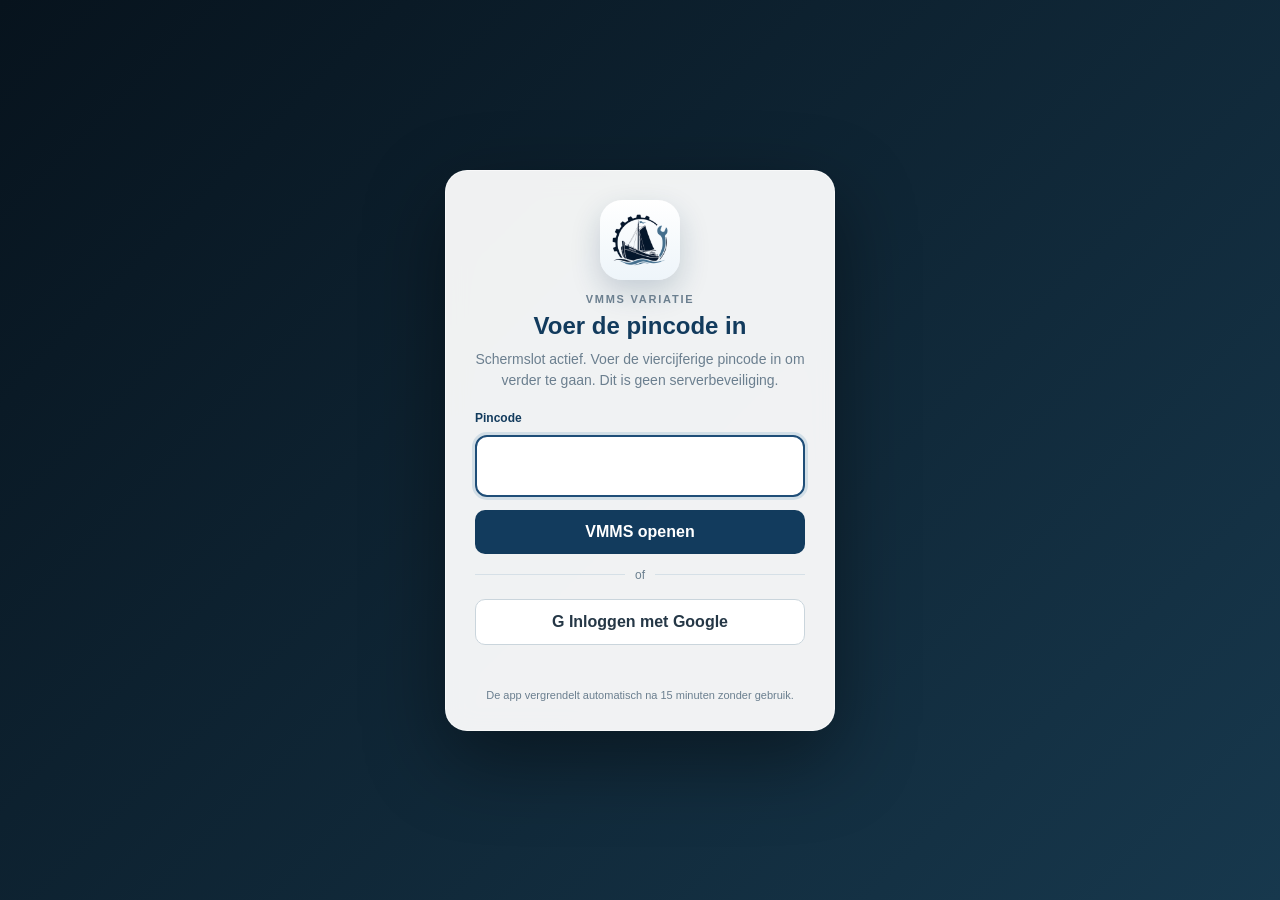
<file: index.html>
<!doctype html>
<html lang="nl">
<head>
<meta charset="utf-8">
<meta name="viewport" content="width=device-width,initial-scale=1,viewport-fit=cover">
<meta name="theme-color" content="#050607">
<meta name="robots" content="noindex,nofollow,noarchive">
<title>VMMS Variatie · 4.4 Assistent · 2026-09-28</title>
<link rel="manifest" href="manifest.json?v=4.4.0-assistent-20260928">
<link rel="icon" href="vmms-logo-192.png" type="image/png">
<link rel="stylesheet" href="styles.css?v=4.1.0-drive-fotoarchief-20260718">
<link rel="stylesheet" href="assistant.css?v=4.4.0-assistent-20260928">
</head>
<body class="security-locked">

<div id="securityScreen" class="security-screen" role="dialog" aria-modal="true" aria-labelledby="securityTitle">
  <div class="security-card">
    <div class="security-logo"><img src="vmms-logo-192.png" alt="VMMS Variatie logo"></div>
    <span class="security-kicker">VMMS Variatie</span>
    <h1 id="securityTitle">Voer de pincode in</h1>
    <p>Schermslot actief. Voer de viercijferige pincode in om verder te gaan. Dit is geen serverbeveiliging.</p>
    <form id="securityForm" autocomplete="off">
      <label for="securityPin">Pincode</label>
      <input id="securityPin" name="pin" type="password" inputmode="numeric" pattern="[0-9]*"
             maxlength="4" autocomplete="off" enterkeyhint="done" aria-describedby="securityMessage">
      <button id="securitySubmit" class="btn" type="submit">VMMS openen</button>
    </form>
    <div class="security-divider"><span>of</span></div>
    <button id="googleSecurityLogin" class="btn google-login" type="button">G Inloggen met Google</button>
    <div id="securityMessage" class="security-message" aria-live="polite"></div>
    <small>De app vergrendelt automatisch na 15 minuten zonder gebruik.</small>
  </div>
</div>

<div class="app">
  <aside class="sidebar">
    <div class="brand"><div class="logo"><img src="vmms-logo-192.png" alt="VMMS Variatie logo"></div><div><h1>VMMS</h1><small>Variatie · 1925</small></div></div>
    <nav class="nav" id="desktopNav">
      <button data-view="dashboard" class="active">⌂ Dashboard</button>
      <button data-view="assistant">✦ Assistent</button>
      <button data-view="ship">⚓ Scheepsgegevens</button>
      <button data-view="workorder">＋ Nieuwe werkbon</button>
      <button data-view="objects">◫ Objecten</button>
      <button data-view="maintenance">⚙ Onderhoud</button>
      <button data-view="inspections">◉ Inspecties</button>
      <button data-view="photos">☷ Foto's</button>
      <button data-view="inspiration">★ Inspiratie</button>
      <button data-view="manuals">▥ Handleidingen</button>
      <button data-view="logbook">≡ Logboek</button>
      <button data-view="projects">◇ Projecten</button>
      <button data-view="paintplan">▨ Verfplan</button>
      <button data-view="restoration">⚒ Restauratie</button>
      <button data-view="ballast">▰ Ballastplanner</button>
      <button data-view="victron">◉ Victron</button>
      <button data-view="costs">€ Kosten</button>
      <div class="sep"></div>
      <button data-view="parts">♻ Restauratie-inkoop</button>
      <button data-view="documents">▤ Documenten</button>
      <button data-view="settings">⚙ Instellingen</button>
    </nav>
  </aside>
  <main class="main">
    <header class="topbar">
      <h2 id="pageTitle">Dashboard</h2>
      <div class="top-actions">
        <span id="saveStatus" class="install-hint">Lokaal opgeslagen</span>
        <button id="driveBtn" class="icon-btn sync-btn" type="button" title="Google Drive">☁ Drive verbinden</button>
        <button id="themeBtn" class="icon-btn" type="button" title="Donkere modus">◐</button>
        <button id="reportBtn" class="icon-btn" type="button" title="PDF-rapport">PDF</button>
        <button id="lockBtn" class="icon-btn lock-btn" type="button" title="VMMS vergrendelen">🔒</button>
        <button id="installBtn" class="btn secondary hide-mobile" hidden>App installeren</button>
        <button class="btn" data-view="workorder">Nieuwe werkbon</button>
      </div>
    </header>
    <div class="content">
      <section id="view-dashboard" class="view active"></section>
      <section id="view-assistant" class="view"></section>
      <section id="view-ship" class="view"></section>
      <section id="view-workorder" class="view"></section>
      <section id="view-objects" class="view"></section>
      <section id="view-objectdetail" class="view"></section>
      <section id="view-maintenance" class="view"></section>
      <section id="view-inspections" class="view"></section>
      <section id="view-photos" class="view"></section>
      <section id="view-inspiration" class="view"></section>
      <section id="view-manuals" class="view"></section>
      <section id="view-logbook" class="view"></section>
      <section id="view-projects" class="view"></section>
      <section id="view-paintplan" class="view"></section>
      <section id="view-restoration" class="view"></section>
      <section id="view-ballast" class="view"></section>
      <section id="view-victron" class="view"></section>
      <section id="view-costs" class="view"></section>
      <section id="view-parts" class="view"></section>
      <section id="view-documents" class="view"></section>
      <section id="view-settings" class="view"></section>
    </div>
  </main>
</div>
<nav class="mobile-nav" id="mobileNav">
  <button data-view="dashboard" class="active"><b>⌂</b>Dashboard</button>
  <button data-view="workorder"><b>＋</b>Werkbon</button>
  <button data-view="maintenance"><b>⚙</b>Onderhoud</button>
  <button data-view="objects"><b>◫</b>Objecten</button>
  <button data-view="logbook"><b>≡</b>Logboek</button>
  <button id="mobileMoreBtn" type="button"><b>•••</b>Meer</button>
</nav>
<button id="assistantQuickButton" class="assistant-quick" type="button" aria-label="Open VMMS Assistent" title="Open VMMS Assistent">✦</button>
<dialog id="editDialog" class="dialog">
  <div class="dialog-head"><h3 id="dialogTitle">Bewerken</h3><button class="icon-btn" id="dialogClose">✕</button></div>
  <div class="dialog-body" id="dialogBody"></div>
</dialog>
<div class="toast" id="toast"></div>
<script src="seed-data.js?v=4.1.0-drive-fotoarchief-20260718"></script>
<script src="drive-config.js?v=4.1.0-drive-fotoarchief-20260718"></script>
<script src="restoration-data.js?v=4.1.0-drive-fotoarchief-20260718"></script>
<script src="photo-library-data.js?v=4.1.0-drive-fotoarchief-20260718"></script>
<script src="inspiration-data.js?v=4.1.0-drive-fotoarchief-20260718"></script>
<script src="paint-restoration-data.js?v=4.1.0-drive-fotoarchief-20260718"></script>
<script src="mayday-maintenance-data.js?v=4.1.0-drive-fotoarchief-20260718"></script>
<script src="assistant-knowledge.js?v=4.3.0-assistent-20260924"></script>
<script src="assistant-diagrams.js?v=4.4.0-assistent-20260928"></script>
<script src="https://accounts.google.com/gsi/client" async defer></script>
<script src="app.js?v=4.4.0-assistent-20260928"></script>
<script src="assistant.js?v=4.4.0-assistent-20260928"></script>
</body>
</html>
</file>
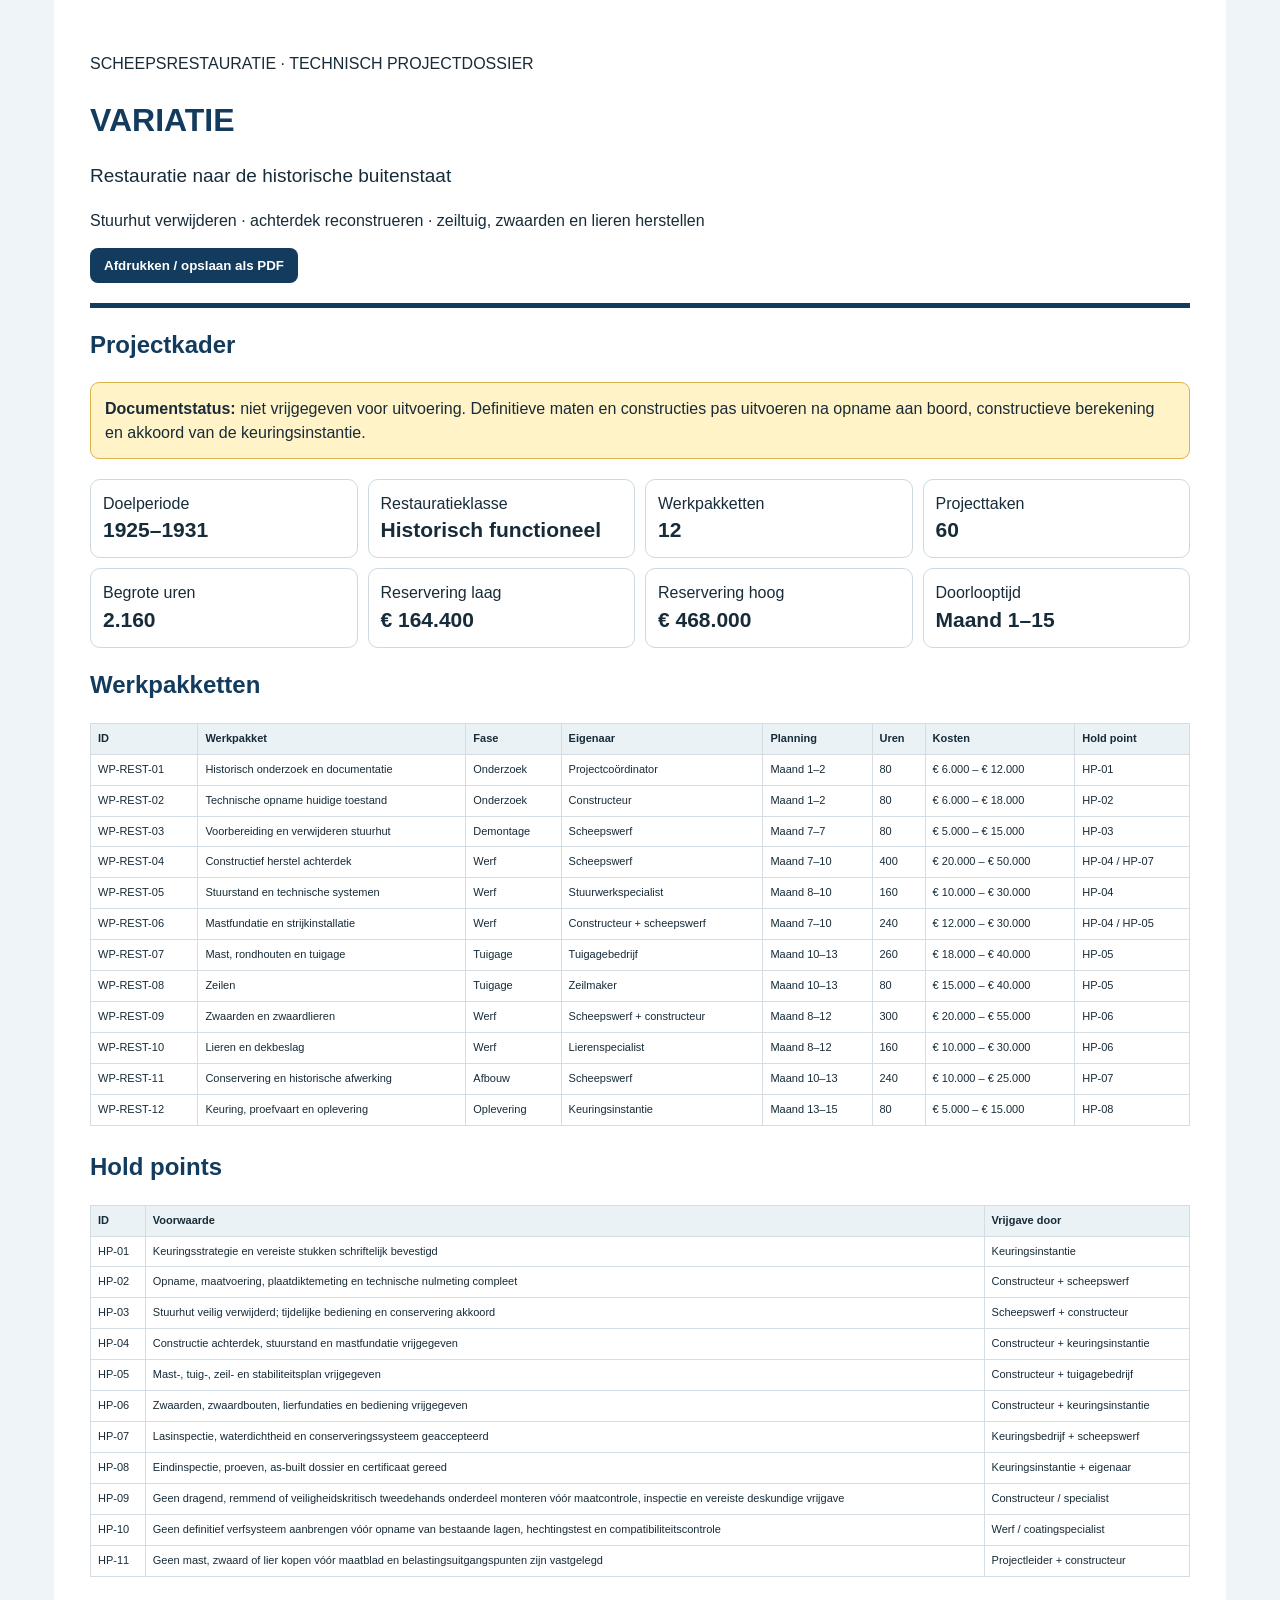
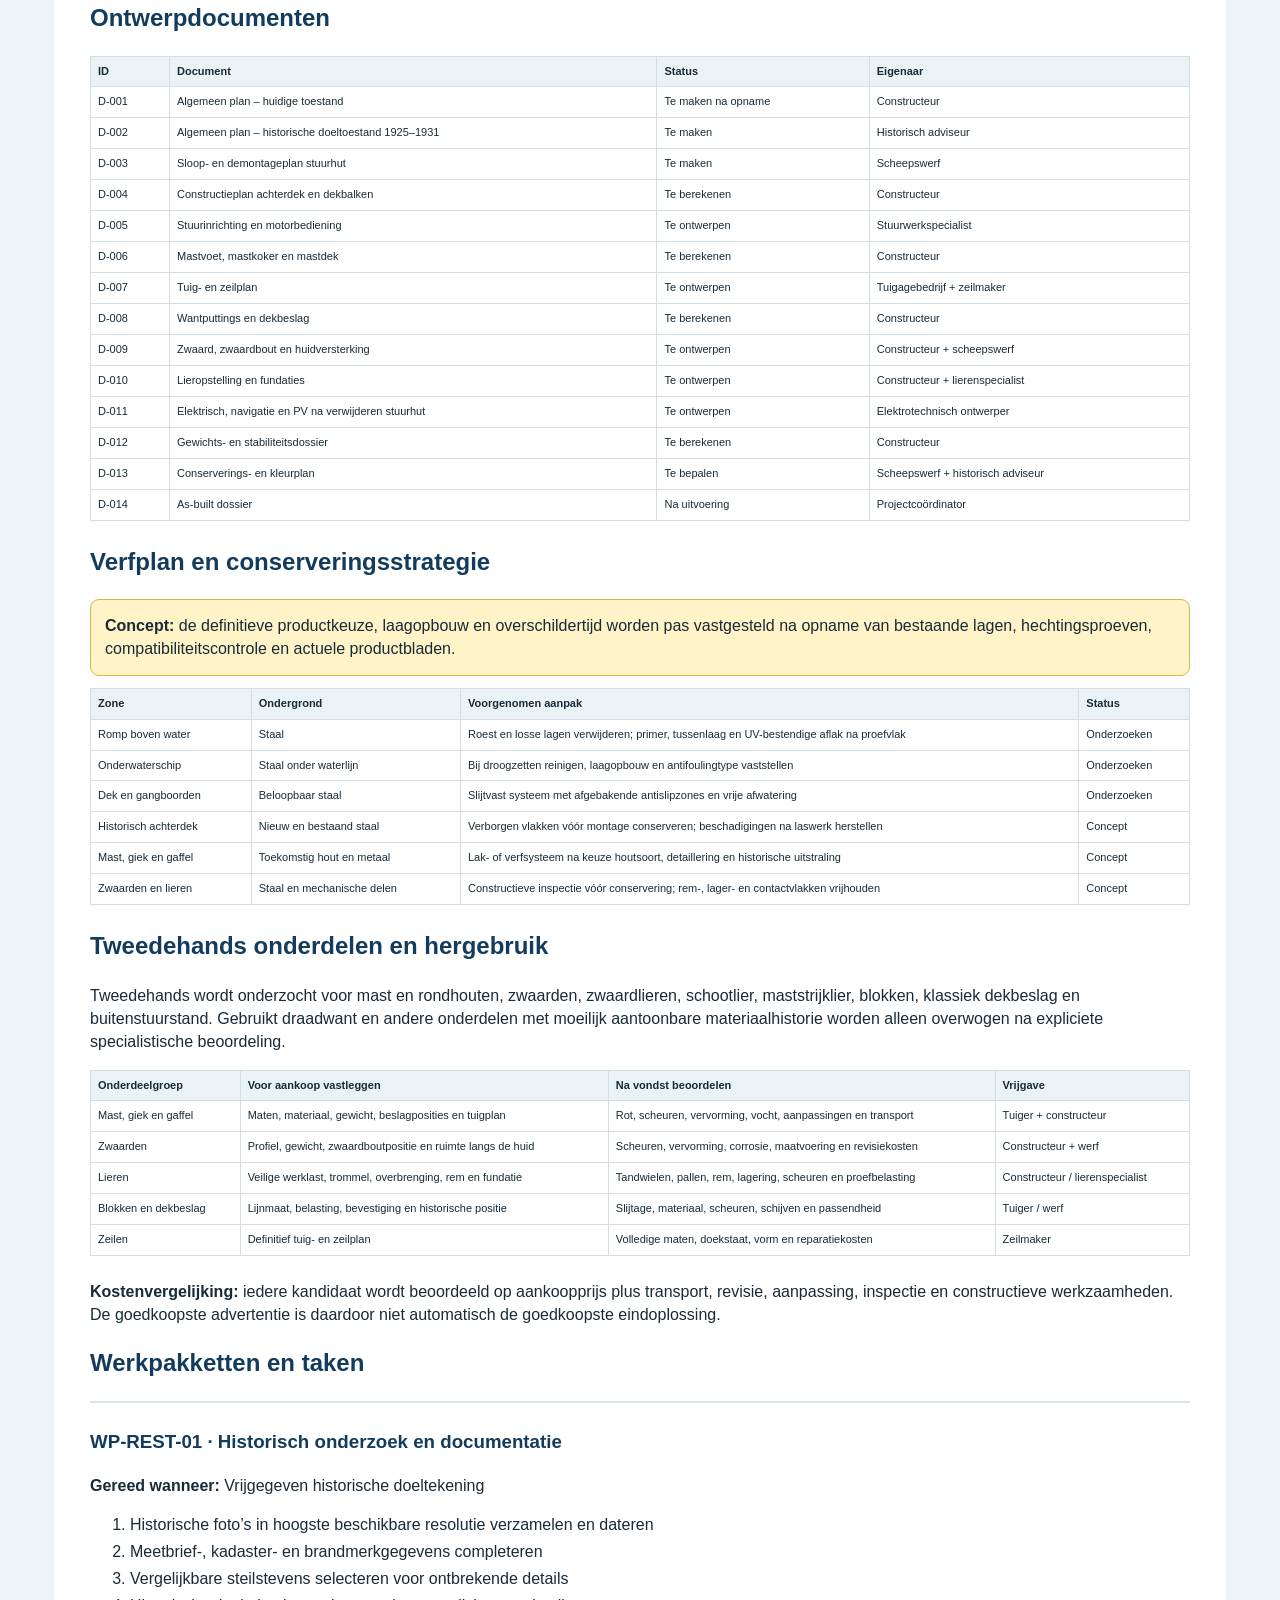
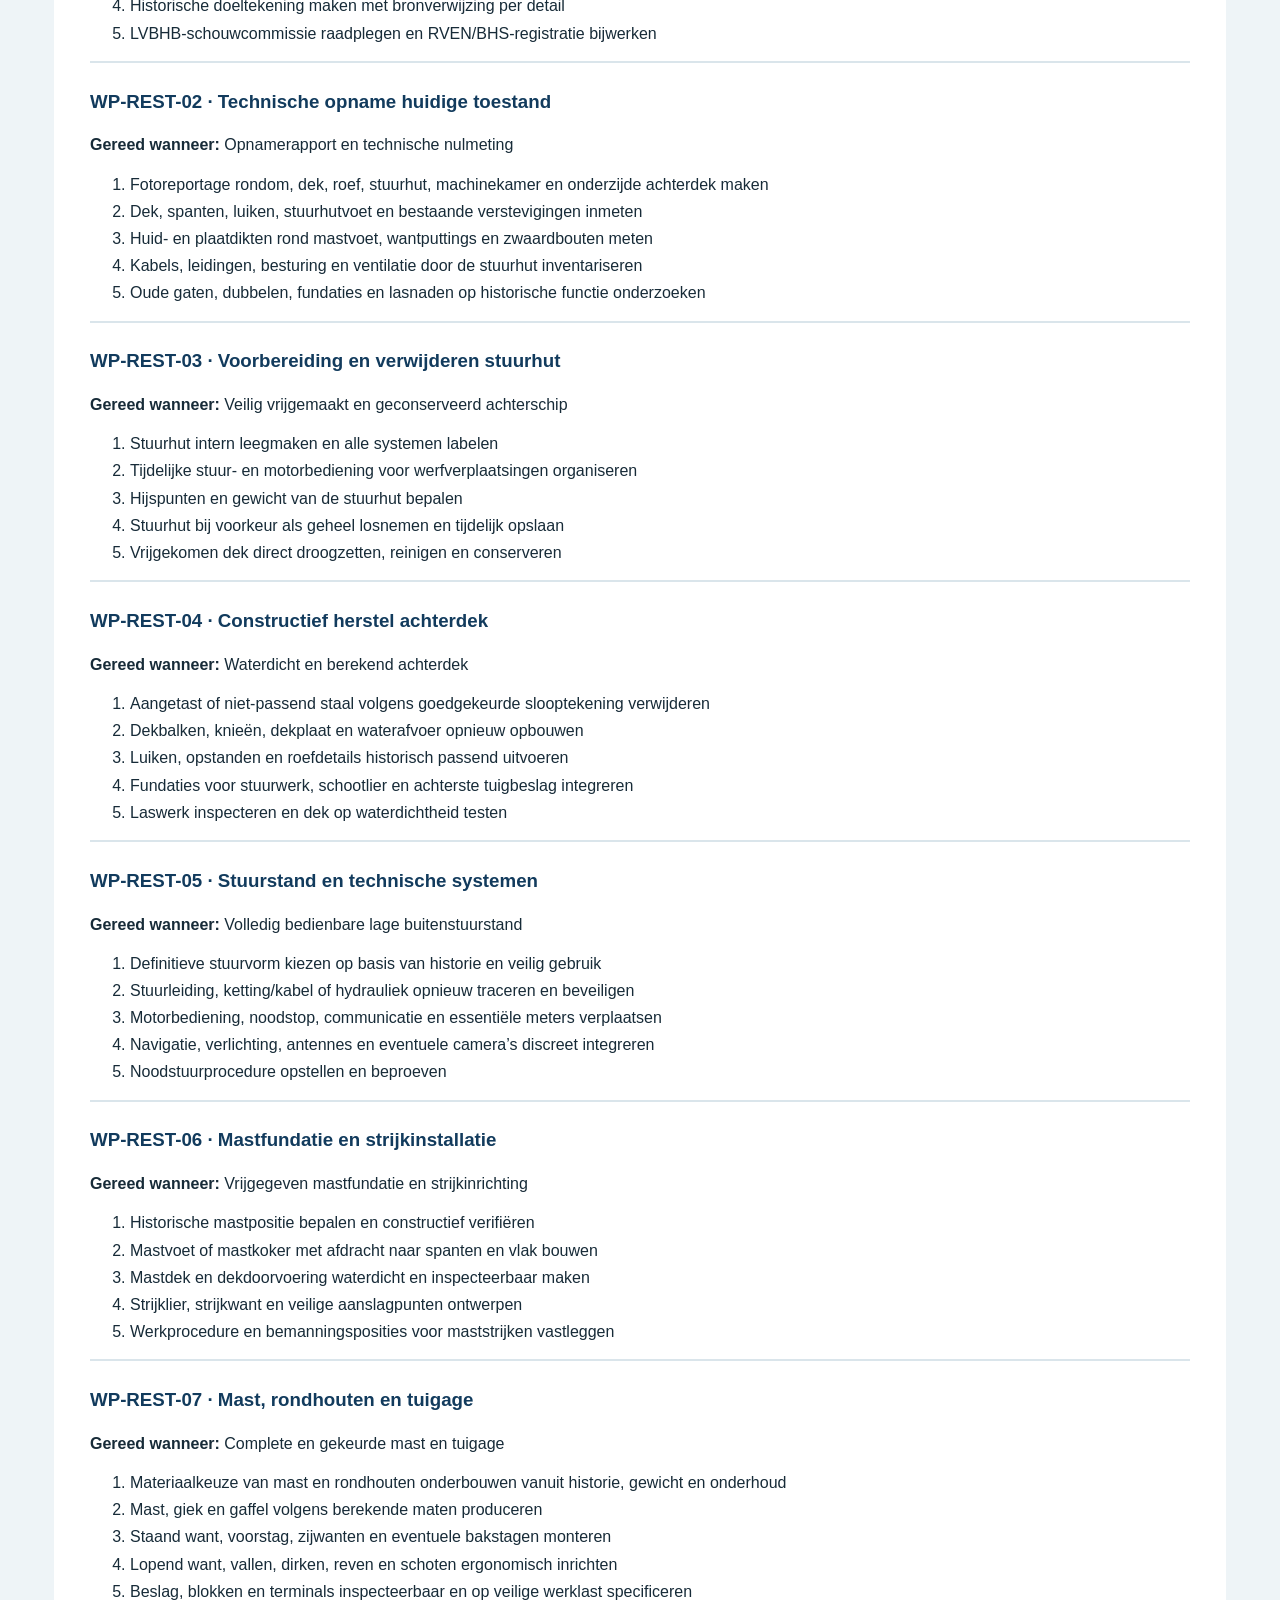
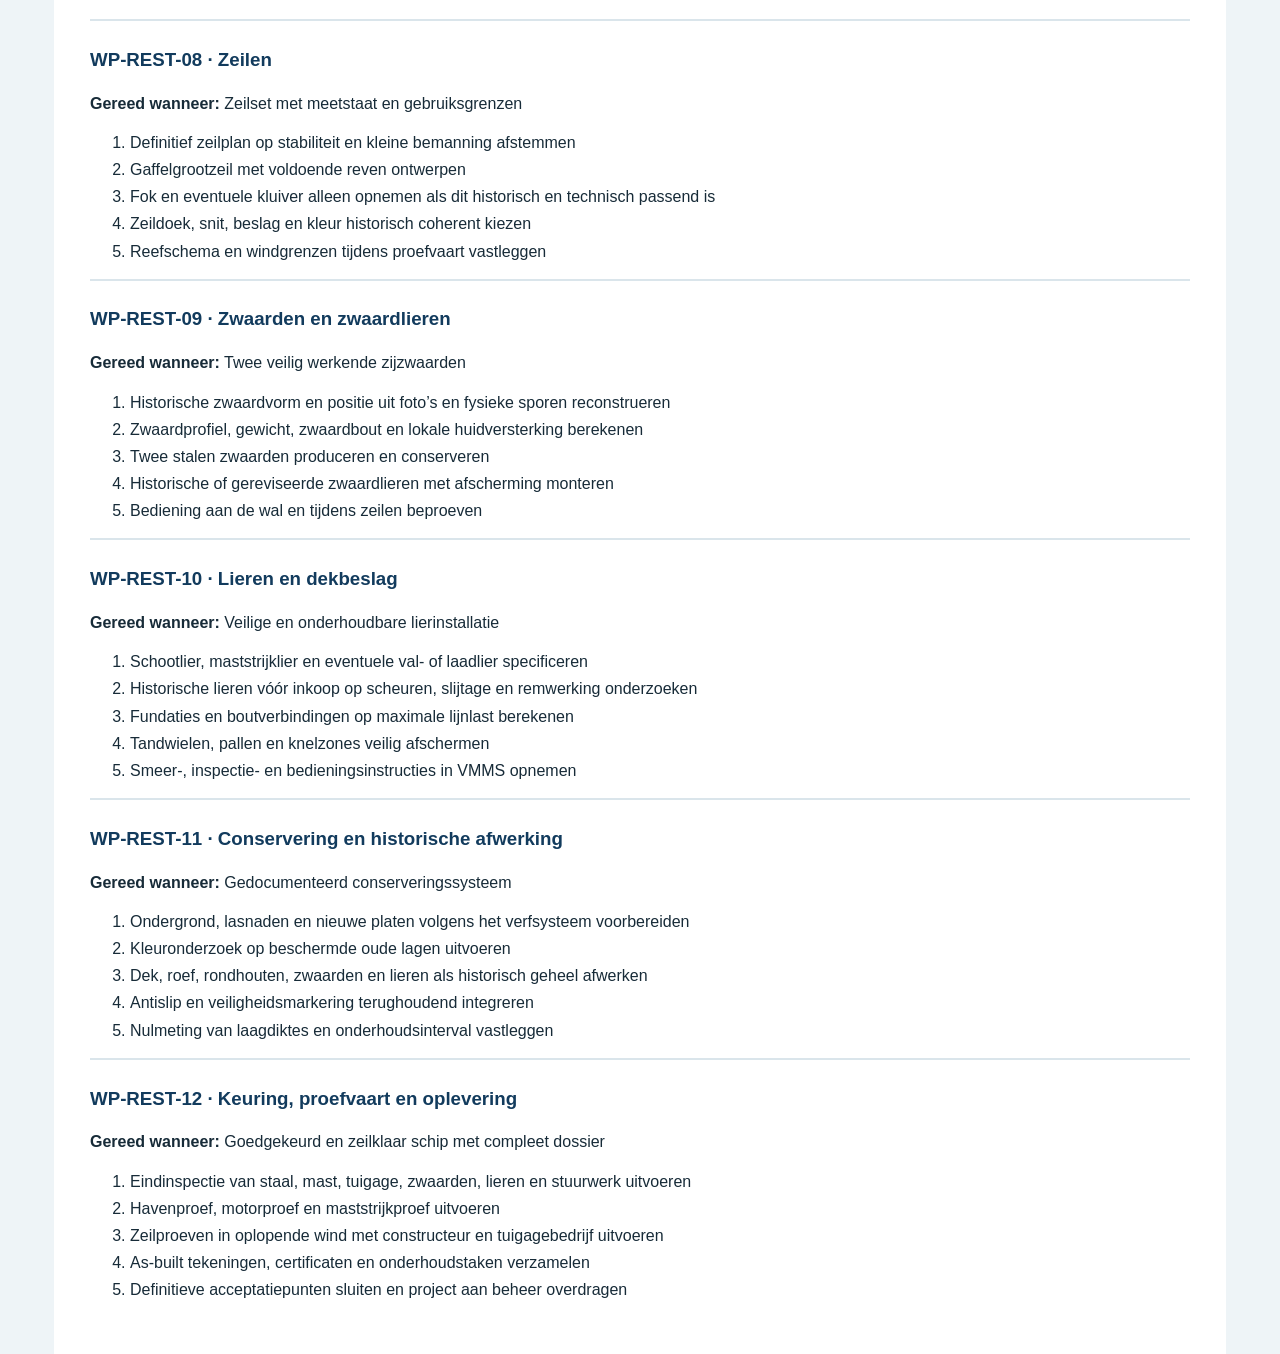
<file: restauratieplan.html>
<!doctype html>
<html lang="nl">
<head>
<meta charset="utf-8">
<meta name="viewport" content="width=device-width,initial-scale=1">
<title>Restauratieplan Variatie – geïntegreerd VMMS-dossier</title>
<style>
body{font-family:Arial,sans-serif;color:#172b38;margin:0;background:#eef4f7;line-height:1.45}
main{max-width:1100px;margin:auto;background:white;padding:36px}
header{border-bottom:5px solid #123b5d;padding-bottom:20px}
h1,h2,h3{color:#123b5d}h1{margin-bottom:5px}.subtitle{font-size:19px}
.warning{background:#fff3c7;border:1px solid #dab44b;padding:14px;border-radius:9px}
.kpis{display:grid;grid-template-columns:repeat(4,1fr);gap:10px;margin:20px 0}
.kpi{border:1px solid #ccd9e0;border-radius:10px;padding:12px}.kpi b{display:block;font-size:21px}
table{width:100%;border-collapse:collapse;font-size:11px;margin:12px 0 24px}
th,td{border:1px solid #d4dde3;padding:7px;text-align:left;vertical-align:top}th{background:#eaf2f6}
.package{break-inside:avoid;border-top:2px solid #dae5eb;padding-top:6px}li{margin:4px 0}
button{padding:10px 14px;border:0;border-radius:8px;background:#123b5d;color:white;font-weight:bold}
@media(max-width:700px){main{padding:20px}.kpis{grid-template-columns:1fr 1fr}.table-wrap{overflow:auto}}
@media print{body{background:white}main{max-width:none;padding:8mm}button{display:none}.page-break{break-before:page}}
</style>
</head>
<body><main>
<header>
<p>SCHEEPSRESTAURATIE · TECHNISCH PROJECTDOSSIER</p>
<h1>VARIATIE</h1>
<p class="subtitle">Restauratie naar de historische buitenstaat</p>
<p>Stuurhut verwijderen · achterdek reconstrueren · zeiltuig, zwaarden en lieren herstellen</p>
<button onclick="print()">Afdrukken / opslaan als PDF</button>
</header>
<h2>Projectkader</h2>
<div class="warning"><b>Documentstatus:</b> niet vrijgegeven voor uitvoering. Definitieve maten en constructies pas uitvoeren na opname aan boord, constructieve berekening en akkoord van de keuringsinstantie.</div>
<div class="kpis">
<div class="kpi">Doelperiode<b>1925–1931</b></div>
<div class="kpi">Restauratieklasse<b>Historisch functioneel</b></div>
<div class="kpi">Werkpakketten<b>12</b></div>
<div class="kpi">Projecttaken<b>60</b></div>
<div class="kpi">Begrote uren<b>2.160</b></div>
<div class="kpi">Reservering laag<b>€ 164.400</b></div>
<div class="kpi">Reservering hoog<b>€ 468.000</b></div>
<div class="kpi">Doorlooptijd<b>Maand 1–15</b></div>
</div>
<h2>Werkpakketten</h2>
<div class="table-wrap"><table><thead><tr><th>ID</th><th>Werkpakket</th><th>Fase</th><th>Eigenaar</th><th>Planning</th><th>Uren</th><th>Kosten</th><th>Hold point</th></tr></thead><tbody><tr>
      <td>WP-REST-01</td><td>Historisch onderzoek en documentatie</td>
      <td>Onderzoek</td><td>Projectcoördinator</td>
      <td>Maand 1–2</td><td>80</td>
      <td>€ 6.000 – € 12.000</td>
      <td>HP-01</td>
    </tr>
<tr>
      <td>WP-REST-02</td><td>Technische opname huidige toestand</td>
      <td>Onderzoek</td><td>Constructeur</td>
      <td>Maand 1–2</td><td>80</td>
      <td>€ 6.000 – € 18.000</td>
      <td>HP-02</td>
    </tr>
<tr>
      <td>WP-REST-03</td><td>Voorbereiding en verwijderen stuurhut</td>
      <td>Demontage</td><td>Scheepswerf</td>
      <td>Maand 7–7</td><td>80</td>
      <td>€ 5.000 – € 15.000</td>
      <td>HP-03</td>
    </tr>
<tr>
      <td>WP-REST-04</td><td>Constructief herstel achterdek</td>
      <td>Werf</td><td>Scheepswerf</td>
      <td>Maand 7–10</td><td>400</td>
      <td>€ 20.000 – € 50.000</td>
      <td>HP-04 / HP-07</td>
    </tr>
<tr>
      <td>WP-REST-05</td><td>Stuurstand en technische systemen</td>
      <td>Werf</td><td>Stuurwerkspecialist</td>
      <td>Maand 8–10</td><td>160</td>
      <td>€ 10.000 – € 30.000</td>
      <td>HP-04</td>
    </tr>
<tr>
      <td>WP-REST-06</td><td>Mastfundatie en strijkinstallatie</td>
      <td>Werf</td><td>Constructeur + scheepswerf</td>
      <td>Maand 7–10</td><td>240</td>
      <td>€ 12.000 – € 30.000</td>
      <td>HP-04 / HP-05</td>
    </tr>
<tr>
      <td>WP-REST-07</td><td>Mast, rondhouten en tuigage</td>
      <td>Tuigage</td><td>Tuigagebedrijf</td>
      <td>Maand 10–13</td><td>260</td>
      <td>€ 18.000 – € 40.000</td>
      <td>HP-05</td>
    </tr>
<tr>
      <td>WP-REST-08</td><td>Zeilen</td>
      <td>Tuigage</td><td>Zeilmaker</td>
      <td>Maand 10–13</td><td>80</td>
      <td>€ 15.000 – € 40.000</td>
      <td>HP-05</td>
    </tr>
<tr>
      <td>WP-REST-09</td><td>Zwaarden en zwaardlieren</td>
      <td>Werf</td><td>Scheepswerf + constructeur</td>
      <td>Maand 8–12</td><td>300</td>
      <td>€ 20.000 – € 55.000</td>
      <td>HP-06</td>
    </tr>
<tr>
      <td>WP-REST-10</td><td>Lieren en dekbeslag</td>
      <td>Werf</td><td>Lierenspecialist</td>
      <td>Maand 8–12</td><td>160</td>
      <td>€ 10.000 – € 30.000</td>
      <td>HP-06</td>
    </tr>
<tr>
      <td>WP-REST-11</td><td>Conservering en historische afwerking</td>
      <td>Afbouw</td><td>Scheepswerf</td>
      <td>Maand 10–13</td><td>240</td>
      <td>€ 10.000 – € 25.000</td>
      <td>HP-07</td>
    </tr>
<tr>
      <td>WP-REST-12</td><td>Keuring, proefvaart en oplevering</td>
      <td>Oplevering</td><td>Keuringsinstantie</td>
      <td>Maand 13–15</td><td>80</td>
      <td>€ 5.000 – € 15.000</td>
      <td>HP-08</td>
    </tr></tbody></table></div>
<h2>Hold points</h2>
<table><thead><tr><th>ID</th><th>Voorwaarde</th><th>Vrijgave door</th></tr></thead><tbody><tr><td>HP-01</td><td>Keuringsstrategie en vereiste stukken schriftelijk bevestigd</td><td>Keuringsinstantie</td></tr><tr><td>HP-02</td><td>Opname, maatvoering, plaatdiktemeting en technische nulmeting compleet</td><td>Constructeur + scheepswerf</td></tr><tr><td>HP-03</td><td>Stuurhut veilig verwijderd; tijdelijke bediening en conservering akkoord</td><td>Scheepswerf + constructeur</td></tr><tr><td>HP-04</td><td>Constructie achterdek, stuurstand en mastfundatie vrijgegeven</td><td>Constructeur + keuringsinstantie</td></tr><tr><td>HP-05</td><td>Mast-, tuig-, zeil- en stabiliteitsplan vrijgegeven</td><td>Constructeur + tuigagebedrijf</td></tr><tr><td>HP-06</td><td>Zwaarden, zwaardbouten, lierfundaties en bediening vrijgegeven</td><td>Constructeur + keuringsinstantie</td></tr><tr><td>HP-07</td><td>Lasinspectie, waterdichtheid en conserveringssysteem geaccepteerd</td><td>Keuringsbedrijf + scheepswerf</td></tr><tr><td>HP-08</td><td>Eindinspectie, proeven, as-built dossier en certificaat gereed</td><td>Keuringsinstantie + eigenaar</td></tr><tr><td>HP-09</td><td>Geen dragend, remmend of veiligheidskritisch tweedehands onderdeel monteren vóór maatcontrole, inspectie en vereiste deskundige vrijgave</td><td>Constructeur / specialist</td></tr><tr><td>HP-10</td><td>Geen definitief verfsysteem aanbrengen vóór opname van bestaande lagen, hechtingstest en compatibiliteitscontrole</td><td>Werf / coatingspecialist</td></tr><tr><td>HP-11</td><td>Geen mast, zwaard of lier kopen vóór maatblad en belastingsuitgangspunten zijn vastgelegd</td><td>Projectleider + constructeur</td></tr></tbody></table>
<h2>Ontwerpdocumenten</h2>
<table><thead><tr><th>ID</th><th>Document</th><th>Status</th><th>Eigenaar</th></tr></thead><tbody><tr><td>D-001</td><td>Algemeen plan – huidige toestand</td><td>Te maken na opname</td><td>Constructeur</td></tr><tr><td>D-002</td><td>Algemeen plan – historische doeltoestand 1925–1931</td><td>Te maken</td><td>Historisch adviseur</td></tr><tr><td>D-003</td><td>Sloop- en demontageplan stuurhut</td><td>Te maken</td><td>Scheepswerf</td></tr><tr><td>D-004</td><td>Constructieplan achterdek en dekbalken</td><td>Te berekenen</td><td>Constructeur</td></tr><tr><td>D-005</td><td>Stuurinrichting en motorbediening</td><td>Te ontwerpen</td><td>Stuurwerkspecialist</td></tr><tr><td>D-006</td><td>Mastvoet, mastkoker en mastdek</td><td>Te berekenen</td><td>Constructeur</td></tr><tr><td>D-007</td><td>Tuig- en zeilplan</td><td>Te ontwerpen</td><td>Tuigagebedrijf + zeilmaker</td></tr><tr><td>D-008</td><td>Wantputtings en dekbeslag</td><td>Te berekenen</td><td>Constructeur</td></tr><tr><td>D-009</td><td>Zwaard, zwaardbout en huidversterking</td><td>Te ontwerpen</td><td>Constructeur + scheepswerf</td></tr><tr><td>D-010</td><td>Lieropstelling en fundaties</td><td>Te ontwerpen</td><td>Constructeur + lierenspecialist</td></tr><tr><td>D-011</td><td>Elektrisch, navigatie en PV na verwijderen stuurhut</td><td>Te ontwerpen</td><td>Elektrotechnisch ontwerper</td></tr><tr><td>D-012</td><td>Gewichts- en stabiliteitsdossier</td><td>Te berekenen</td><td>Constructeur</td></tr><tr><td>D-013</td><td>Conserverings- en kleurplan</td><td>Te bepalen</td><td>Scheepswerf + historisch adviseur</td></tr><tr><td>D-014</td><td>As-built dossier</td><td>Na uitvoering</td><td>Projectcoördinator</td></tr></tbody></table>

<h2>Verfplan en conserveringsstrategie</h2>
<div class="warning"><b>Concept:</b> de definitieve productkeuze, laagopbouw en overschildertijd worden pas vastgesteld na opname van bestaande lagen, hechtingsproeven, compatibiliteitscontrole en actuele productbladen.</div>
<table><thead><tr><th>Zone</th><th>Ondergrond</th><th>Voorgenomen aanpak</th><th>Status</th></tr></thead><tbody>
<tr><td>Romp boven water</td><td>Staal</td><td>Roest en losse lagen verwijderen; primer, tussenlaag en UV-bestendige aflak na proefvlak</td><td>Onderzoeken</td></tr>
<tr><td>Onderwaterschip</td><td>Staal onder waterlijn</td><td>Bij droogzetten reinigen, laagopbouw en antifoulingtype vaststellen</td><td>Onderzoeken</td></tr>
<tr><td>Dek en gangboorden</td><td>Beloopbaar staal</td><td>Slijtvast systeem met afgebakende antislipzones en vrije afwatering</td><td>Onderzoeken</td></tr>
<tr><td>Historisch achterdek</td><td>Nieuw en bestaand staal</td><td>Verborgen vlakken vóór montage conserveren; beschadigingen na laswerk herstellen</td><td>Concept</td></tr>
<tr><td>Mast, giek en gaffel</td><td>Toekomstig hout en metaal</td><td>Lak- of verfsysteem na keuze houtsoort, detaillering en historische uitstraling</td><td>Concept</td></tr>
<tr><td>Zwaarden en lieren</td><td>Staal en mechanische delen</td><td>Constructieve inspectie vóór conservering; rem-, lager- en contactvlakken vrijhouden</td><td>Concept</td></tr>
</tbody></table>
<h2>Tweedehands onderdelen en hergebruik</h2>
<p>Tweedehands wordt onderzocht voor mast en rondhouten, zwaarden, zwaardlieren, schootlier, maststrijklier, blokken, klassiek dekbeslag en buitenstuurstand. Gebruikt draadwant en andere onderdelen met moeilijk aantoonbare materiaalhistorie worden alleen overwogen na expliciete specialistische beoordeling.</p>
<table><thead><tr><th>Onderdeelgroep</th><th>Voor aankoop vastleggen</th><th>Na vondst beoordelen</th><th>Vrijgave</th></tr></thead><tbody>
<tr><td>Mast, giek en gaffel</td><td>Maten, materiaal, gewicht, beslagposities en tuigplan</td><td>Rot, scheuren, vervorming, vocht, aanpassingen en transport</td><td>Tuiger + constructeur</td></tr>
<tr><td>Zwaarden</td><td>Profiel, gewicht, zwaardboutpositie en ruimte langs de huid</td><td>Scheuren, vervorming, corrosie, maatvoering en revisiekosten</td><td>Constructeur + werf</td></tr>
<tr><td>Lieren</td><td>Veilige werklast, trommel, overbrenging, rem en fundatie</td><td>Tandwielen, pallen, rem, lagering, scheuren en proefbelasting</td><td>Constructeur / lierenspecialist</td></tr>
<tr><td>Blokken en dekbeslag</td><td>Lijnmaat, belasting, bevestiging en historische positie</td><td>Slijtage, materiaal, scheuren, schijven en passendheid</td><td>Tuiger / werf</td></tr>
<tr><td>Zeilen</td><td>Definitief tuig- en zeilplan</td><td>Volledige maten, doekstaat, vorm en reparatiekosten</td><td>Zeilmaker</td></tr>
</tbody></table>
<p><b>Kostenvergelijking:</b> iedere kandidaat wordt beoordeeld op aankoopprijs plus transport, revisie, aanpassing, inspectie en constructieve werkzaamheden. De goedkoopste advertentie is daardoor niet automatisch de goedkoopste eindoplossing.</p>
<div class="page-break"><h2>Werkpakketten en taken</h2><section class="package"><h3>WP-REST-01 · Historisch onderzoek en documentatie</h3>
    <p><b>Gereed wanneer:</b> Vrijgegeven historische doeltekening</p>
    <ol><li>Historische foto’s in hoogste beschikbare resolutie verzamelen en dateren</li><li>Meetbrief-, kadaster- en brandmerkgegevens completeren</li><li>Vergelijkbare steilstevens selecteren voor ontbrekende details</li><li>Historische doeltekening maken met bronverwijzing per detail</li><li>LVBHB-schouwcommissie raadplegen en RVEN/BHS-registratie bijwerken</li></ol></section>
<section class="package"><h3>WP-REST-02 · Technische opname huidige toestand</h3>
    <p><b>Gereed wanneer:</b> Opnamerapport en technische nulmeting</p>
    <ol><li>Fotoreportage rondom, dek, roef, stuurhut, machinekamer en onderzijde achterdek maken</li><li>Dek, spanten, luiken, stuurhutvoet en bestaande verstevigingen inmeten</li><li>Huid- en plaatdikten rond mastvoet, wantputtings en zwaardbouten meten</li><li>Kabels, leidingen, besturing en ventilatie door de stuurhut inventariseren</li><li>Oude gaten, dubbelen, fundaties en lasnaden op historische functie onderzoeken</li></ol></section>
<section class="package"><h3>WP-REST-03 · Voorbereiding en verwijderen stuurhut</h3>
    <p><b>Gereed wanneer:</b> Veilig vrijgemaakt en geconserveerd achterschip</p>
    <ol><li>Stuurhut intern leegmaken en alle systemen labelen</li><li>Tijdelijke stuur- en motorbediening voor werfverplaatsingen organiseren</li><li>Hijspunten en gewicht van de stuurhut bepalen</li><li>Stuurhut bij voorkeur als geheel losnemen en tijdelijk opslaan</li><li>Vrijgekomen dek direct droogzetten, reinigen en conserveren</li></ol></section>
<section class="package"><h3>WP-REST-04 · Constructief herstel achterdek</h3>
    <p><b>Gereed wanneer:</b> Waterdicht en berekend achterdek</p>
    <ol><li>Aangetast of niet-passend staal volgens goedgekeurde slooptekening verwijderen</li><li>Dekbalken, knieën, dekplaat en waterafvoer opnieuw opbouwen</li><li>Luiken, opstanden en roefdetails historisch passend uitvoeren</li><li>Fundaties voor stuurwerk, schootlier en achterste tuigbeslag integreren</li><li>Laswerk inspecteren en dek op waterdichtheid testen</li></ol></section>
<section class="package"><h3>WP-REST-05 · Stuurstand en technische systemen</h3>
    <p><b>Gereed wanneer:</b> Volledig bedienbare lage buitenstuurstand</p>
    <ol><li>Definitieve stuurvorm kiezen op basis van historie en veilig gebruik</li><li>Stuurleiding, ketting/kabel of hydrauliek opnieuw traceren en beveiligen</li><li>Motorbediening, noodstop, communicatie en essentiële meters verplaatsen</li><li>Navigatie, verlichting, antennes en eventuele camera’s discreet integreren</li><li>Noodstuurprocedure opstellen en beproeven</li></ol></section>
<section class="package"><h3>WP-REST-06 · Mastfundatie en strijkinstallatie</h3>
    <p><b>Gereed wanneer:</b> Vrijgegeven mastfundatie en strijkinrichting</p>
    <ol><li>Historische mastpositie bepalen en constructief verifiëren</li><li>Mastvoet of mastkoker met afdracht naar spanten en vlak bouwen</li><li>Mastdek en dekdoorvoering waterdicht en inspecteerbaar maken</li><li>Strijklier, strijkwant en veilige aanslagpunten ontwerpen</li><li>Werkprocedure en bemanningsposities voor maststrijken vastleggen</li></ol></section>
<section class="package"><h3>WP-REST-07 · Mast, rondhouten en tuigage</h3>
    <p><b>Gereed wanneer:</b> Complete en gekeurde mast en tuigage</p>
    <ol><li>Materiaalkeuze van mast en rondhouten onderbouwen vanuit historie, gewicht en onderhoud</li><li>Mast, giek en gaffel volgens berekende maten produceren</li><li>Staand want, voorstag, zijwanten en eventuele bakstagen monteren</li><li>Lopend want, vallen, dirken, reven en schoten ergonomisch inrichten</li><li>Beslag, blokken en terminals inspecteerbaar en op veilige werklast specificeren</li></ol></section>
<section class="package"><h3>WP-REST-08 · Zeilen</h3>
    <p><b>Gereed wanneer:</b> Zeilset met meetstaat en gebruiksgrenzen</p>
    <ol><li>Definitief zeilplan op stabiliteit en kleine bemanning afstemmen</li><li>Gaffelgrootzeil met voldoende reven ontwerpen</li><li>Fok en eventuele kluiver alleen opnemen als dit historisch en technisch passend is</li><li>Zeildoek, snit, beslag en kleur historisch coherent kiezen</li><li>Reefschema en windgrenzen tijdens proefvaart vastleggen</li></ol></section>
<section class="package"><h3>WP-REST-09 · Zwaarden en zwaardlieren</h3>
    <p><b>Gereed wanneer:</b> Twee veilig werkende zijzwaarden</p>
    <ol><li>Historische zwaardvorm en positie uit foto’s en fysieke sporen reconstrueren</li><li>Zwaardprofiel, gewicht, zwaardbout en lokale huidversterking berekenen</li><li>Twee stalen zwaarden produceren en conserveren</li><li>Historische of gereviseerde zwaardlieren met afscherming monteren</li><li>Bediening aan de wal en tijdens zeilen beproeven</li></ol></section>
<section class="package"><h3>WP-REST-10 · Lieren en dekbeslag</h3>
    <p><b>Gereed wanneer:</b> Veilige en onderhoudbare lierinstallatie</p>
    <ol><li>Schootlier, maststrijklier en eventuele val- of laadlier specificeren</li><li>Historische lieren vóór inkoop op scheuren, slijtage en remwerking onderzoeken</li><li>Fundaties en boutverbindingen op maximale lijnlast berekenen</li><li>Tandwielen, pallen en knelzones veilig afschermen</li><li>Smeer-, inspectie- en bedieningsinstructies in VMMS opnemen</li></ol></section>
<section class="package"><h3>WP-REST-11 · Conservering en historische afwerking</h3>
    <p><b>Gereed wanneer:</b> Gedocumenteerd conserveringssysteem</p>
    <ol><li>Ondergrond, lasnaden en nieuwe platen volgens het verfsysteem voorbereiden</li><li>Kleuronderzoek op beschermde oude lagen uitvoeren</li><li>Dek, roef, rondhouten, zwaarden en lieren als historisch geheel afwerken</li><li>Antislip en veiligheidsmarkering terughoudend integreren</li><li>Nulmeting van laagdiktes en onderhoudsinterval vastleggen</li></ol></section>
<section class="package"><h3>WP-REST-12 · Keuring, proefvaart en oplevering</h3>
    <p><b>Gereed wanneer:</b> Goedgekeurd en zeilklaar schip met compleet dossier</p>
    <ol><li>Eindinspectie van staal, mast, tuigage, zwaarden, lieren en stuurwerk uitvoeren</li><li>Havenproef, motorproef en maststrijkproef uitvoeren</li><li>Zeilproeven in oplopende wind met constructeur en tuigagebedrijf uitvoeren</li><li>As-built tekeningen, certificaten en onderhoudstaken verzamelen</li><li>Definitieve acceptatiepunten sluiten en project aan beheer overdragen</li></ol></section></div>
</main></body></html>
</file>
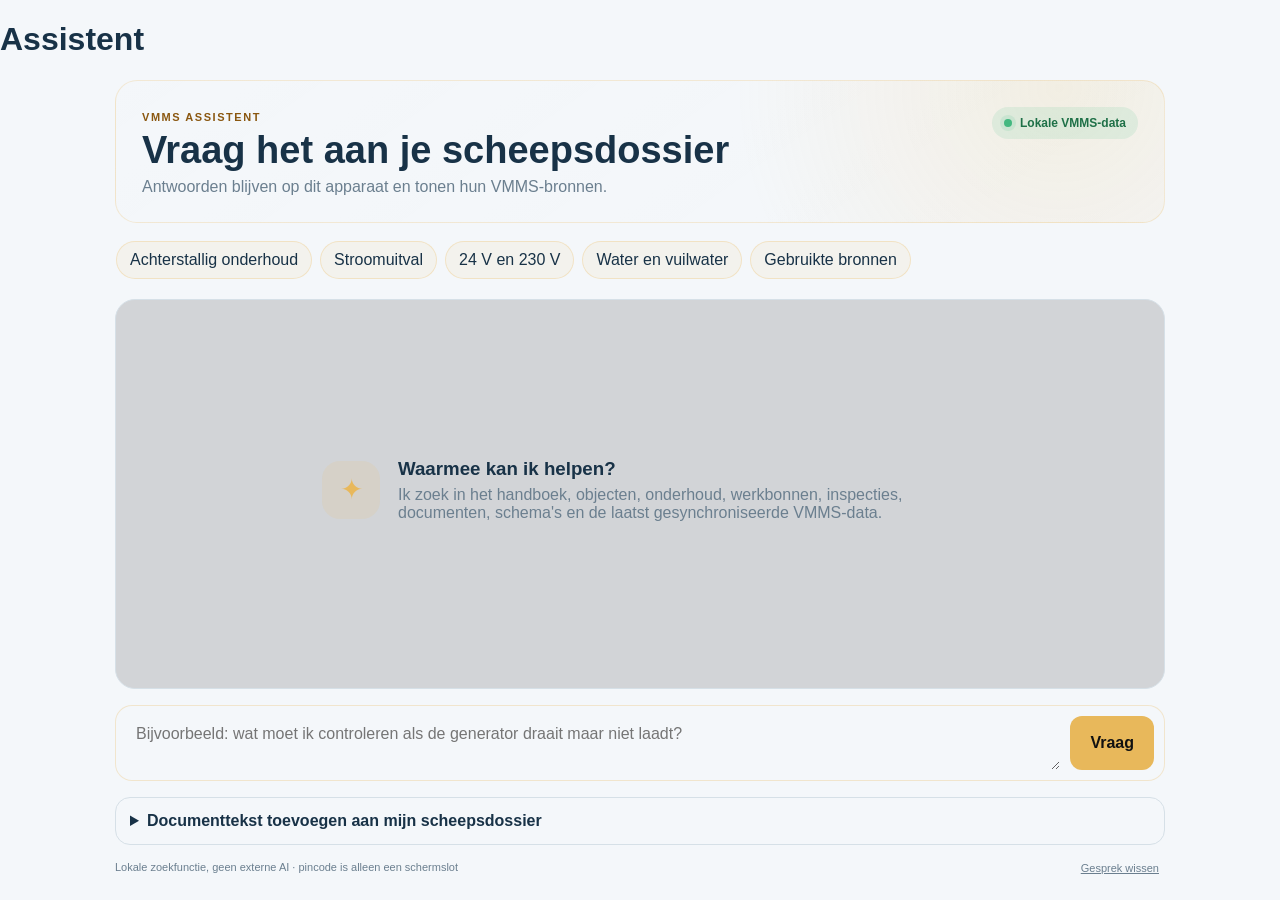
<file: tests/assistant-fixture.html>
<!doctype html>
<html lang="nl"><meta charset="utf-8"><meta name="robots" content="noindex,nofollow"><title>VMMS-assistentproef</title>
<link rel="stylesheet" href="../styles.css"><link rel="stylesheet" href="../assistant.css">
<body><h1 id="pageTitle">Assistent</h1><main id="view-assistant" class="view active"></main>
<script>
  window.__VMMS_TEST__ = true;
  const fixtureDb = {
    objects: [{id:'OBJ-1',name:'Bilgepomp',system:'Vuilwater',status:'Actief'}],
    maintenance: [],workOrders: [],inspections: [],documents: [],certificates: [],manuals: [],projects: [],parts: [],assistantDocuments: []
  };
  window.VMMS_ASSISTANT_BRIDGE = {
    getDb: () => fixtureDb,
    addDocument: data => fixtureDb.assistantDocuments.push({id:'ADOC-TEST',updatedAt:new Date().toISOString(),...data}),
    removeDocument: id => fixtureDb.assistantDocuments = fixtureDb.assistantDocuments.filter(item => item.id !== id),
    openSource: () => {}, draftWorkOrder: () => {}
  };
</script>
<script src="../assistant-knowledge.js"></script><script src="../assistant-diagrams.js"></script><script src="../assistant.js"></script>
</body></html>
</file>
<file: styles.css>
:root{
  --navy:#123b5d;--navy2:#1f4e78;--blue:#eaf3fb;--blue2:#dcecf8;
  --bg:#f4f7fa;--card:#fff;--text:#183247;--muted:#6b7f8f;--border:#d6e0e7;
  --good:#c6efce;--soon:#ffeb9c;--overdue:#f4cccc;--urgent:#e06666;
  --shadow:0 8px 26px rgba(18,59,93,.10);--radius:16px
}
*{box-sizing:border-box}
html,body{margin:0;min-height:100%;font-family:Inter,Aptos,Segoe UI,Arial,sans-serif;background:var(--bg);color:var(--text)}
button,input,select,textarea{font:inherit}
button{cursor:pointer}
.app{display:grid;grid-template-columns:250px 1fr;min-height:100vh}
.sidebar{background:linear-gradient(180deg,var(--navy),#0b2a42);color:white;padding:22px 16px;position:sticky;top:0;height:100vh;overflow:auto}
.brand{display:flex;gap:12px;align-items:center;margin:2px 8px 22px}
.logo{width:56px;height:56px;border-radius:16px;background:rgba(255,255,255,.98);display:grid;place-items:center;padding:8px;box-shadow:0 10px 22px rgba(0,0,0,.18)}
.logo img{width:100%;height:100%;object-fit:contain;display:block}
.brand h1{font-size:19px;margin:0}.brand small{opacity:.72}
.nav{display:grid;gap:7px}.nav button{border:0;background:transparent;color:#dceaf4;text-align:left;padding:11px 13px;border-radius:11px;font-weight:650}
.nav button:hover,.nav button.active{background:rgba(255,255,255,.13);color:#fff}
.nav .sep{height:1px;background:rgba(255,255,255,.12);margin:8px 4px}
.main{min-width:0}
.topbar{position:sticky;top:0;z-index:10;background:rgba(244,247,250,.92);backdrop-filter:blur(10px);display:flex;align-items:center;justify-content:space-between;padding:18px 26px;border-bottom:1px solid var(--border)}
.topbar h2{margin:0;font-size:22px}.top-actions{display:flex;gap:9px;align-items:center}
.content{padding:24px;max-width:1600px;margin:auto}
.view{display:none}.view.active{display:block}
.grid{display:grid;gap:16px}.kpis{grid-template-columns:repeat(4,minmax(150px,1fr))}
.card{background:var(--card);border:1px solid var(--border);border-radius:var(--radius);box-shadow:var(--shadow);padding:18px}
.kpi h3{font-size:12px;text-transform:uppercase;letter-spacing:.08em;color:var(--muted);margin:0 0 10px}.kpi strong{font-size:31px}
.kpi.good{border-left:7px solid #3aa957}.kpi.soon{border-left:7px solid #e4b52d}.kpi.bad{border-left:7px solid #d84a4a}.kpi.info{border-left:7px solid var(--navy2)}
.dashboard-grid{grid-template-columns:minmax(0,1.3fr) minmax(300px,.7fr);margin-top:16px}
.section-title{display:flex;align-items:center;justify-content:space-between;gap:10px;margin-bottom:13px}.section-title h3{margin:0;font-size:17px}
.btn{border:0;border-radius:10px;padding:10px 14px;font-weight:700;background:var(--navy);color:#fff}
.btn.secondary{background:var(--blue2);color:var(--navy)}.btn.danger{background:#a83434}.btn.small{padding:7px 10px;font-size:13px}
.icon-btn{border:1px solid var(--border);background:#fff;border-radius:10px;padding:8px 11px;color:var(--navy)}
.filters{display:flex;flex-wrap:wrap;gap:10px;margin-bottom:14px}.filters input,.filters select{min-width:170px}
input,select,textarea{width:100%;border:1px solid var(--border);border-radius:10px;padding:10px 11px;background:#fff;color:var(--text)}
textarea{resize:vertical;min-height:86px}
label{display:grid;gap:6px;font-size:13px;font-weight:700;color:#3d5669}
.form-grid{display:grid;grid-template-columns:repeat(2,minmax(0,1fr));gap:13px}.span-2{grid-column:span 2}
.form-actions{display:flex;justify-content:flex-end;gap:10px;margin-top:16px}
.table-wrap{overflow:auto;border:1px solid var(--border);border-radius:13px;background:#fff}
table{border-collapse:collapse;width:100%;min-width:900px}
th{position:sticky;top:0;background:var(--navy2);color:#fff;text-align:left;padding:11px 12px;font-size:12px;letter-spacing:.03em}
td{padding:10px 12px;border-bottom:1px solid #edf1f4;font-size:13px;vertical-align:top}
tr:hover td{background:#f7fbfe}
.status{display:inline-flex;align-items:center;border-radius:999px;padding:5px 9px;font-size:12px;font-weight:800;white-space:nowrap}
.status.goed{background:var(--good);color:#17662d}.status.binnenkort{background:var(--soon);color:#765800}.status.achterstallig{background:var(--overdue);color:#8e2020}.status.urgent{background:var(--urgent);color:#fff}.status.nog-invullen,.status.niet-actief{background:#e7ebef;color:#61717d}
.muted{color:var(--muted)}.money{font-variant-numeric:tabular-nums}
.chart-row{display:flex;align-items:center;gap:20px;flex-wrap:wrap}
.donut{width:190px;height:190px;border-radius:50%;position:relative;background:conic-gradient(#3aa957 0deg,#e4b52d 0deg,#d26a6a 0deg,#ba3030 0deg,#d8dee3 0deg)}
.donut::after{content:"";position:absolute;inset:33px;background:#fff;border-radius:50%}.donut-label{position:absolute;inset:0;display:grid;place-items:center;z-index:1;text-align:center;font-weight:900;font-size:23px}.donut-label small{display:block;font-size:11px;color:var(--muted)}
.legend{display:grid;gap:8px}.legend-row{display:flex;align-items:center;gap:8px;font-size:13px}.dot{width:10px;height:10px;border-radius:50%}
.list{display:grid;gap:9px}.list-item{border:1px solid var(--border);border-radius:12px;padding:12px;display:grid;gap:5px}.list-item strong{font-size:14px}
.bars{display:grid;gap:9px}.bar-row{display:grid;grid-template-columns:74px 1fr 86px;gap:10px;align-items:center;font-size:12px}.bar-track{height:12px;background:#e8eef2;border-radius:99px;overflow:hidden}.bar{height:100%;background:var(--navy2);border-radius:99px}
.empty{text-align:center;padding:35px;color:var(--muted)}
.dialog{border:0;border-radius:16px;padding:0;width:min(760px,calc(100vw - 28px));box-shadow:0 30px 80px rgba(0,0,0,.25)}
.dialog::backdrop{background:rgba(8,27,41,.62)}
.dialog-head{display:flex;justify-content:space-between;align-items:center;background:var(--navy);color:#fff;padding:16px 19px}.dialog-head h3{margin:0}
.dialog-body{padding:20px;max-height:72vh;overflow:auto}
.toast{position:fixed;right:22px;bottom:22px;background:#163b57;color:#fff;padding:13px 17px;border-radius:12px;box-shadow:var(--shadow);opacity:0;transform:translateY(10px);pointer-events:none;transition:.2s;z-index:100}.toast.show{opacity:1;transform:none}
.mobile-nav{display:none}
.note{background:#fff7d6;border:1px solid #efd67a;border-radius:12px;padding:12px 14px;font-size:13px;margin-bottom:15px}
.install-hint{font-size:12px;color:var(--muted)}
@media(max-width:1050px){.kpis{grid-template-columns:repeat(2,1fr)}.dashboard-grid{grid-template-columns:1fr}}
@media(max-width:760px){
  .app{display:block}.sidebar{display:none}.content{padding:15px 12px 86px}.topbar{padding:13px 14px}.topbar h2{font-size:18px}
  .top-actions .hide-mobile{display:none}.kpis{grid-template-columns:1fr 1fr;gap:10px}.card{padding:14px}.kpi strong{font-size:25px}
  .form-grid{grid-template-columns:1fr}.span-2{grid-column:auto}
  .mobile-nav{display:flex;position:fixed;bottom:0;left:0;right:0;background:#fff;border-top:1px solid var(--border);z-index:50;justify-content:space-around;padding:7px 4px calc(7px + env(safe-area-inset-bottom))}
  .mobile-nav button{background:transparent;border:0;color:#61717d;display:grid;gap:2px;place-items:center;font-size:10px;padding:4px}.mobile-nav button.active{color:var(--navy);font-weight:800}
  .mobile-nav b{font-size:19px}.bar-row{grid-template-columns:62px 1fr 70px}
}


/* Google Drive synchronisatie */
.sync-btn{white-space:nowrap;font-size:12px;padding:8px 10px}
.sync-btn.connected{background:#e7f6eb;border-color:#78bf8b;color:#17662d}
.sync-btn.syncing{background:#fff3c4;border-color:#e5bd37;color:#765800}
.sync-btn.error{background:#f9dddd;border-color:#dc8888;color:#8e2020}
.drive-card{border-left:7px solid var(--navy2)}
.drive-status-line{display:flex;align-items:center;gap:9px;flex-wrap:wrap;margin:8px 0 16px}
.drive-dot{width:11px;height:11px;border-radius:50%;background:#9aa9b5}
.drive-dot.connected{background:#3aa957}
.drive-dot.syncing{background:#e4b52d}
.drive-dot.error{background:#d84a4a}
.drive-help{font-size:13px;color:var(--muted);line-height:1.5}
.drive-actions{display:flex;gap:9px;flex-wrap:wrap}
@media(max-width:760px){
  .top-actions #saveStatus{display:none}
  .sync-btn{font-size:0;width:38px;height:38px;padding:0}
  .sync-btn::first-letter{font-size:17px}
}


/* Snelle invoer van motor- en generatoruren */
.meter-panel{border-left:7px solid var(--navy2)}
.meter-panel .section-title{align-items:flex-start}
.meter-panel .section-title h3{margin-bottom:4px}
.meter-grid{display:grid;grid-template-columns:repeat(2,minmax(0,1fr));gap:14px}
.meter-card{
  display:grid;
  grid-template-columns:auto minmax(0,1fr) auto;
  grid-template-areas:
    "icon info current"
    "icon entry entry";
  gap:12px 15px;
  align-items:center;
  border:1px solid var(--border);
  border-radius:14px;
  padding:15px;
  background:linear-gradient(145deg,#fff,#f7fbfe);
}
.meter-icon{
  grid-area:icon;width:48px;height:48px;border-radius:14px;
  background:var(--blue2);color:var(--navy);display:grid;place-items:center;
  font-size:24px;font-weight:900
}
.meter-info{grid-area:info;display:grid;gap:3px;min-width:0}
.meter-info strong{font-size:15px;white-space:nowrap;overflow:hidden;text-overflow:ellipsis}
.meter-info small{color:var(--muted);font-size:11px}
.meter-label{font-size:11px;text-transform:uppercase;letter-spacing:.08em;color:var(--muted);font-weight:800}
.meter-current{grid-area:current;text-align:right;display:grid;gap:2px}
.meter-current span{font-size:11px;color:var(--muted)}
.meter-current b{font-size:22px;color:var(--navy);font-variant-numeric:tabular-nums}
.meter-entry{grid-area:entry;display:grid;grid-template-columns:minmax(120px,1fr) auto;gap:9px}
.meter-entry input{font-size:19px;font-weight:800;padding:11px 12px;text-align:right}
.meter-entry .btn{min-width:92px}
@media(max-width:900px){.meter-grid{grid-template-columns:1fr}}
@media(max-width:520px){
  .meter-card{
    grid-template-columns:auto minmax(0,1fr);
    grid-template-areas:
      "icon info"
      "current current"
      "entry entry";
  }
  .meter-current{grid-template-columns:1fr auto;text-align:left;align-items:end}
  .meter-current b{font-size:25px}
  .meter-entry{grid-template-columns:minmax(0,1fr) 90px}
}


/* Scheepsgegevens */
.ship-hero{display:grid;grid-template-columns:minmax(240px,.7fr) minmax(0,1.3fr);gap:24px;align-items:center;border-left:7px solid var(--navy2);margin-bottom:16px}
.ship-hero h3{font-size:30px;margin:4px 0}.ship-hero p{margin:0;color:var(--muted)}
.ship-facts{display:grid;grid-template-columns:repeat(3,minmax(0,1fr));gap:12px}
.ship-facts div{background:var(--blue);border-radius:12px;padding:13px;display:grid;gap:4px}
.ship-facts span{font-size:11px;text-transform:uppercase;letter-spacing:.07em;color:var(--muted);font-weight:800}
.ship-facts b{font-size:14px}
.ship-spec-grid{display:grid;grid-template-columns:repeat(2,minmax(0,1fr));gap:16px}
.ship-spec-card dl{margin:0;display:grid}
.ship-spec-card dl div{display:grid;grid-template-columns:minmax(145px,.75fr) minmax(0,1.25fr);gap:12px;padding:10px 0;border-bottom:1px solid #edf1f4}
.ship-spec-card dl div:last-child{border-bottom:0}
.ship-spec-card dt{font-weight:750;color:#506879}.ship-spec-card dd{margin:0}
@media(max-width:900px){.ship-hero{grid-template-columns:1fr}.ship-spec-grid{grid-template-columns:1fr}}
@media(max-width:580px){.ship-facts{grid-template-columns:1fr}.ship-spec-card dl div{grid-template-columns:1fr;gap:3px}}


/* Handleidingen en onderhoudsbronnen */
.manual-intro{border-left:7px solid var(--navy2)}
.manual-intro h3{margin-top:0}
.manual-grid{display:grid;grid-template-columns:repeat(2,minmax(0,1fr));gap:14px}
.manual-card{border:1px solid var(--border);border-radius:14px;padding:16px;background:linear-gradient(145deg,#fff,#f8fbfd);display:grid;gap:10px}
.manual-card-head{display:flex;align-items:flex-start;justify-content:space-between;gap:12px}
.manual-card h3{font-size:16px;margin:3px 0 0}
.manual-card p{margin:0;line-height:1.45;font-size:13px}
.manual-objects{display:flex;gap:6px;flex-wrap:wrap}
.manual-objects span{background:var(--blue2);border-radius:999px;padding:5px 8px;font-size:11px;color:var(--navy)}
.manual-actions{display:flex;gap:8px;flex-wrap:wrap;margin-top:auto;padding-top:4px}
.manual-actions a{text-decoration:none;display:inline-flex;align-items:center}
.source-label{font-size:11px;font-weight:800;color:var(--navy)}
@media(max-width:900px){.manual-grid{grid-template-columns:1fr}}
@media(max-width:760px){
  .mobile-nav{justify-content:flex-start;overflow-x:auto}
  .mobile-nav button{flex:0 0 68px}
}


/* Eenvoudige pincode-afscherming */
.security-locked{overflow:hidden;background:#0c2c45}
.security-locked .app,
.security-locked .mobile-nav,
.security-locked #editDialog,
.security-locked .toast{visibility:hidden;pointer-events:none}
.security-screen{
  position:fixed;inset:0;z-index:10000;display:grid;place-items:center;
  padding:20px;
  background:linear-gradient(135deg,#07131d,#17384d);
}
.security-screen[hidden]{display:none}
.security-card{
  width:min(100%,390px);
  background:rgba(255,255,255,.94);
  -webkit-backdrop-filter:blur(13px);
  backdrop-filter:blur(13px);
  border:1px solid rgba(255,255,255,.55);
  border-radius:22px;padding:29px;
  box-shadow:0 28px 80px rgba(0,0,0,.42);text-align:center
}
.security-logo{
  width:80px;height:80px;margin:0 auto 13px;border-radius:22px;
  background:linear-gradient(180deg,#ffffff,#eef5fa);display:grid;place-items:center;
  padding:10px;box-shadow:0 12px 30px rgba(18,59,93,.20)
}
.security-logo img{width:100%;height:100%;object-fit:contain;display:block}
.security-kicker{
  display:block;font-size:11px;text-transform:uppercase;letter-spacing:.16em;
  font-weight:900;color:var(--muted)
}
.security-card h1{font-size:24px;margin:7px 0 9px;color:var(--navy)}
.security-card p{margin:0 0 20px;color:var(--muted);line-height:1.5;font-size:14px}
.security-card form{display:grid;gap:10px;text-align:left}
.security-card label{font-size:12px;font-weight:800;color:var(--navy)}
.security-card input{
  width:100%;font-size:28px;font-weight:900;letter-spacing:.28em;text-align:center;
  padding:13px 10px;border:2px solid var(--border);border-radius:12px
}
.security-card input:focus{border-color:var(--navy2);outline:3px solid rgba(32,109,156,.14)}
.security-card .btn{width:100%;padding:13px;margin-top:3px}
.security-message{min-height:22px;margin-top:12px;font-size:13px;font-weight:750;color:#a32020}
.security-message.success{color:#17662d}
.security-card small{display:block;margin-top:10px;color:var(--muted);font-size:11px}
.lock-btn{font-size:16px;min-width:38px}
@media(max-width:520px){
  .security-card{padding:24px 20px;border-radius:18px}
  .security-card h1{font-size:22px}
}


.ship-photo-preview,.dashboard-photo-banner,.photos-hero{display:grid;grid-template-columns:minmax(220px,38%) 1fr;gap:18px;align-items:center}
.ship-photo-preview img,.dashboard-photo-banner img,.photos-hero img{width:100%;height:100%;object-fit:cover;border-radius:16px;min-height:210px;border:1px solid var(--border)}
.hero-photo-actions{margin-top:14px}
.dashboard-photo-copy h3,.photos-hero h3{margin:4px 0 10px}
.photo-legend{display:flex;gap:18px;flex-wrap:wrap;color:var(--muted);font-size:14px}
.photo-grid{display:grid;grid-template-columns:repeat(2,minmax(0,1fr));gap:16px}
.photo-card{border:1px solid var(--border);border-radius:16px;overflow:hidden;background:linear-gradient(180deg,#fff,#f8fbfd)}
.photo-thumb{padding:0;border:0;background:none;cursor:pointer;width:100%;display:block}
.photo-thumb img{width:100%;aspect-ratio:4/3;object-fit:cover;display:block}
.photo-meta{padding:12px 14px 14px;display:grid;gap:8px}
.photo-meta p{margin:0;line-height:1.45}
.photo-meta small{color:var(--muted)}
.photo-dialog{width:min(94vw,980px)}
.photo-dialog-body{display:grid;gap:14px}
.photo-dialog-body img{width:100%;max-height:72vh;object-fit:contain;border-radius:16px;background:#0f1e2b}
@media(max-width:900px){.photo-grid{grid-template-columns:1fr}.ship-photo-preview,.dashboard-photo-banner,.photos-hero{grid-template-columns:1fr}.ship-photo-preview img,.dashboard-photo-banner img,.photos-hero img{min-height:180px}}


/* Rustige scheepsachtergrond in de app */
.main{
  background:
    linear-gradient(rgba(235,244,249,.78),rgba(235,244,249,.84)),var(--vmms-ship-bg,none) center/cover fixed;
}
.topbar{
  background:rgba(255,255,255,.93);
  -webkit-backdrop-filter:blur(10px);
  backdrop-filter:blur(10px);
}
.card{
  background:rgba(255,255,255,.92);
  -webkit-backdrop-filter:blur(7px);
  backdrop-filter:blur(7px);
}
@media(max-width:760px){
  .main{background-attachment:scroll}
}


.workorder-photo-grid{display:grid;grid-template-columns:repeat(auto-fit,minmax(150px,1fr));gap:14px}
.workorder-photo-card{border:1px solid var(--border);border-radius:14px;overflow:hidden;background:rgba(255,255,255,.92)}
.workorder-photo-card img{width:100%;aspect-ratio:4/3;object-fit:cover;display:block}
.workorder-photo-meta{padding:10px 12px 6px;display:grid;gap:3px}
.workorder-photo-meta strong{font-size:13px;line-height:1.3}
.workorder-photo-meta small{color:var(--muted)}
.logbook-photo-strip{display:flex;align-items:center;gap:8px;flex-wrap:wrap;margin-top:10px}
.logbook-photo-strip img{width:48px;height:48px;object-fit:cover;border-radius:10px;border:1px solid var(--border);background:#eef3f6}
.workorder-gallery-head{display:grid;gap:8px;margin-bottom:14px}
.workorder-gallery-head p{margin:0}
.workorder-gallery{display:grid;grid-template-columns:repeat(auto-fit,minmax(200px,1fr));gap:16px}
.gallery-item{margin:0;border:1px solid var(--border);border-radius:16px;overflow:hidden;background:#fff}
.gallery-item img{width:100%;aspect-ratio:4/3;object-fit:cover;display:block}
.gallery-item figcaption{padding:10px 12px;color:var(--muted);font-size:13px}


.section-actions{display:flex;gap:9px;align-items:center;flex-wrap:wrap}
.danger-icon{border-color:#e1aaaa;background:#fff0f0;color:#9c2525;font-size:12px;font-weight:800}
.danger-icon:hover{background:#a83434;color:#fff;border-color:#a83434}
#view-logbook .table-wrap{background:rgba(255,255,255,.94)}
@media(max-width:760px){
  .section-title{align-items:flex-start;flex-direction:column}
  .section-actions{width:100%}
  .section-actions .btn{flex:1}
}


/* VMMS 3.0 */
.security-divider{display:flex;align-items:center;gap:10px;margin:14px 0;color:var(--muted);font-size:12px}.security-divider::before,.security-divider::after{content:"";height:1px;background:var(--border);flex:1}.google-login{width:100%;background:#fff;color:#253746;border:1px solid #cad5dc}
.today-panel{border-left:7px solid var(--navy2);margin-bottom:16px}.today-grid{display:grid;grid-template-columns:repeat(3,minmax(0,1fr));gap:15px}.today-column{display:grid;align-content:start;gap:8px}.today-item{display:grid;gap:4px;text-align:left;border:1px solid var(--border);background:rgba(248,251,253,.9);border-radius:12px;padding:10px;cursor:pointer;color:inherit}.today-item.static{cursor:default}.today-item strong{font-size:13px}.today-item small{color:var(--muted)}
.row-actions,.section-actions{display:flex;gap:7px;flex-wrap:wrap}.object-detail-hero{display:grid;grid-template-columns:1fr auto;gap:20px;align-items:center;border-left:7px solid var(--navy2)}.object-detail-hero h3{font-size:27px;margin:8px 0}.object-meter{display:grid;text-align:right;gap:5px}.object-meter b{font-size:32px;color:var(--navy)}.object-photo-strip{display:grid;grid-template-columns:repeat(auto-fit,minmax(130px,1fr));gap:10px}.object-photo-strip img{width:100%;aspect-ratio:4/3;object-fit:cover;border-radius:12px}
.staged-photo-inputs{display:grid;grid-template-columns:repeat(3,minmax(0,1fr));gap:10px}.staged-photo-inputs label{border:1px dashed var(--navy2);border-radius:12px;padding:12px;background:rgba(235,245,250,.65)}.photo-stage-badge{position:absolute;z-index:2;margin:8px;background:rgba(18,59,93,.9);color:#fff;border-radius:999px;padding:4px 8px;font-size:10px;font-weight:900}.workorder-photo-card,.gallery-item{position:relative}.checklist-panel{border:1px solid var(--border);border-radius:14px;padding:14px;background:rgba(248,251,253,.84)}.checklist-items{display:grid;gap:8px}.checklist-items label{display:flex;align-items:center;gap:9px;font-weight:500}.checklist-items input{width:18px;height:18px}.checklist-summary{color:#17662d;font-weight:800}
.restoration-hero{display:grid;grid-template-columns:1fr auto;align-items:center;gap:18px;border-left:7px solid #8b5e34}.restoration-score{text-align:center;background:#f2e7d9;border-radius:16px;padding:18px}.restoration-score b{display:block;font-size:34px;color:#65401f}.restoration-grid{display:grid;grid-template-columns:repeat(2,minmax(0,1fr));gap:16px;margin-top:16px}.restoration-phase{display:grid;gap:13px}.progress-track{height:10px;border-radius:999px;background:#e5e9ec;overflow:hidden}.progress-track span{display:block;height:100%;background:#8b5e34}.restoration-fields{display:grid;grid-template-columns:repeat(3,1fr);gap:8px}.ship-map{overflow:auto}.ship-map svg{width:100%;min-width:650px;background:linear-gradient(#dcedf5 0 70%,#9cc9de 70%);border-radius:16px}.ship-hull{fill:#234f68;stroke:#11384f;stroke-width:5}.ship-zone{fill:rgba(240,190,74,.35);stroke:#f0be4a;stroke-width:3;cursor:pointer}.ship-zone:hover{fill:rgba(240,190,74,.65)}.ship-mast{stroke:#744b26;stroke-width:12}.ship-map text{font-size:20px;font-weight:800;fill:#fff;pointer-events:none}
.vrm-raw{max-height:430px;overflow:auto;background:#0d2536;color:#d7effc;border-radius:12px;padding:12px;font-size:10px;white-space:pre-wrap}.trash-list .list-item{display:flex;justify-content:space-between;gap:14px;align-items:center}
body.dark-mode{--bg:#071a27;--card:#102b3b;--text:#e8f2f7;--muted:#a9c0ce;--border:#2d4c5e;--blue:#16394d;--blue2:#214b62;background:#071a27;color:var(--text)}body.dark-mode .main{background:linear-gradient(rgba(7,26,39,.87),rgba(7,26,39,.87)),var(--vmms-ship-bg,none) center/cover fixed}body.dark-mode .topbar,body.dark-mode .card,body.dark-mode .manual-card,body.dark-mode .photo-card,body.dark-mode .workorder-photo-card{background:rgba(13,39,54,.94);color:var(--text)}body.dark-mode input,body.dark-mode select,body.dark-mode textarea{background:#092131;color:var(--text);border-color:#365566}body.dark-mode .today-item,body.dark-mode .checklist-panel{background:rgba(8,31,45,.9)}body.dark-mode table th{background:#17394d}body.dark-mode .security-card{background:rgba(10,31,44,.94);color:var(--text)}body.dark-mode .google-login{background:#17394d;color:#fff}
@media(max-width:900px){.today-grid,.restoration-grid{grid-template-columns:1fr}.object-detail-hero,.restoration-hero{grid-template-columns:1fr}.object-meter{text-align:left}.staged-photo-inputs,.restoration-fields{grid-template-columns:1fr}}


/* VMMS 3.1 – mobiel, achtergrond en donkere modus */
.main{
  background:
    linear-gradient(rgba(226,239,246,.58),rgba(230,241,247,.68)),var(--vmms-ship-bg,none) center/cover fixed;
}
.card{
  background:rgba(255,255,255,.88);
  border-color:rgba(171,194,207,.72);
  -webkit-backdrop-filter:blur(10px);
  backdrop-filter:blur(10px);
}
.topbar{
  background:rgba(249,252,254,.90);
  -webkit-backdrop-filter:blur(14px);
  backdrop-filter:blur(14px);
}
.today-item{
  background:rgba(255,255,255,.72);
}
.meter-card{
  background:linear-gradient(145deg,rgba(255,255,255,.96),rgba(240,248,252,.93));
}
.donut::after{
  background:rgba(255,255,255,.94);
}

/* Donkere modus met betere leesbaarheid en zichtbare scheepsfoto */
body.dark-mode{
  --navy:#9dd7f5;
  --navy2:#4b9dca;
  --blue:#153b50;
  --blue2:#1e4e67;
  --bg:#061722;
  --card:#0b2939;
  --text:#f2f8fb;
  --muted:#b7cad4;
  --border:rgba(156,196,217,.29);
  --good:#204f36;
  --soon:#5d4a18;
  --overdue:#5c2d31;
  --urgent:#b64249;
  --shadow:0 12px 34px rgba(0,0,0,.28);
  background:#061722;
  color:var(--text);
}
body.dark-mode .main{
  background:
    linear-gradient(rgba(3,18,27,.56),rgba(4,22,32,.68)),var(--vmms-ship-bg,none) center/cover fixed;
}
body.dark-mode .topbar{
  background:rgba(5,25,37,.84);
  border-color:rgba(164,205,225,.20);
}
body.dark-mode .card,
body.dark-mode .manual-card,
body.dark-mode .photo-card,
body.dark-mode .workorder-photo-card{
  background:rgba(7,34,48,.79);
  color:var(--text);
  border-color:rgba(157,202,224,.25);
  box-shadow:0 12px 32px rgba(0,0,0,.30);
}
body.dark-mode .today-item,
body.dark-mode .checklist-panel,
body.dark-mode .list-item{
  background:rgba(8,39,55,.76);
  border-color:rgba(157,202,224,.23);
}
body.dark-mode .meter-card{
  background:linear-gradient(145deg,rgba(20,63,82,.94),rgba(8,37,52,.96));
  color:var(--text);
  border-color:rgba(157,202,224,.28);
}
body.dark-mode .meter-info strong,
body.dark-mode .meter-current b{
  color:#f7fcff;
}
body.dark-mode .meter-icon{
  background:#28617d;
  color:#fff;
}
body.dark-mode .meter-entry input,
body.dark-mode input,
body.dark-mode select,
body.dark-mode textarea{
  background:rgba(3,23,34,.90);
  color:#f3f9fc;
  border-color:rgba(157,202,224,.30);
}
body.dark-mode input::placeholder,
body.dark-mode textarea::placeholder{
  color:#8faab8;
}
body.dark-mode label{
  color:#d5e4eb;
}
body.dark-mode .table-wrap{
  background:rgba(5,28,40,.86);
  border-color:rgba(157,202,224,.24);
}
body.dark-mode table th{
  background:#17445d;
}
body.dark-mode td{
  border-color:rgba(157,202,224,.13);
}
body.dark-mode tr:hover td{
  background:rgba(33,83,106,.34);
}
body.dark-mode .donut::after{
  background:#0b2a3a;
}
body.dark-mode .bar-track,
body.dark-mode .progress-track{
  background:#173747;
}
body.dark-mode .note{
  background:rgba(91,69,18,.72);
  border-color:#9a7a27;
  color:#fff3c2;
}
body.dark-mode .btn.secondary,
body.dark-mode .icon-btn{
  background:#eaf4f9;
  color:#123b5d;
  border-color:#c5d9e4;
}
body.dark-mode .sync-btn.connected{
  background:#dff4e5;
  color:#17662d;
}
body.dark-mode .mobile-nav{
  background:rgba(5,25,37,.96);
  border-color:rgba(157,202,224,.20);
}
body.dark-mode .mobile-nav button{
  color:#a9beca;
}
body.dark-mode .mobile-nav button.active{
  color:#f3fbff;
  background:rgba(72,151,193,.20);
}
body.dark-mode .ship-facts div,
body.dark-mode .manual-objects span{
  background:rgba(31,77,99,.75);
  color:#f0f8fb;
}
body.dark-mode .restoration-score{
  background:#493822;
  color:#fff0d5;
}
body.dark-mode .restoration-score b{
  color:#ffd99e;
}
body.dark-mode .security-card{
  background:rgba(7,31,44,.90);
  color:var(--text);
}
body.dark-mode .security-card h1,
body.dark-mode .security-card label{
  color:#f1f8fb;
}
body.dark-mode .google-login{
  background:#eef6fa;
  color:#19384b;
}

/* Ruimere telefoonweergave */
@media(max-width:760px){
  html{font-size:16px}
  .content{
    padding:20px 16px 112px;
  }
  .topbar{
    display:grid;
    grid-template-columns:1fr;
    gap:12px;
    padding:14px 16px 15px;
  }
  .topbar h2{
    font-size:26px;
    line-height:1.15;
  }
  .top-actions{
    width:100%;
    display:grid;
    grid-template-columns:repeat(4,48px) minmax(126px,1fr);
    gap:9px;
    align-items:stretch;
  }
  .top-actions .icon-btn,
  .top-actions .sync-btn{
    width:48px;
    height:48px;
    min-width:48px;
    padding:0;
    display:grid;
    place-items:center;
    border-radius:13px;
    font-size:15px;
  }
  .top-actions .sync-btn{
    font-size:0;
  }
  .top-actions .sync-btn::first-letter{
    font-size:19px;
  }
  .top-actions > .btn[data-view="workorder"]{
    min-width:0;
    min-height:48px;
    padding:8px 12px;
    border-radius:13px;
    line-height:1.15;
    font-size:15px;
  }
  .card{
    padding:19px 18px;
    border-radius:20px;
  }
  .grid,
  .list,
  .bars{
    gap:14px;
  }
  .kpis{
    grid-template-columns:1fr 1fr;
    gap:12px;
  }
  .kpi{
    min-height:118px;
  }
  .kpi strong{
    font-size:29px;
  }
  .today-grid{
    gap:18px;
  }
  .today-column{
    gap:10px;
  }
  .today-item{
    padding:14px;
    border-radius:15px;
  }
  .today-item strong{
    font-size:15px;
  }
  .today-item small{
    font-size:13px;
    line-height:1.4;
  }
  .section-title{
    gap:12px;
    margin-bottom:16px;
  }
  .section-title h3{
    font-size:20px;
  }
  .section-actions{
    gap:9px;
  }
  .section-actions .btn{
    min-height:44px;
  }
  .meter-panel{
    border-left-width:5px;
  }
  .meter-grid{
    gap:18px;
  }
  .meter-card{
    padding:18px;
    border-radius:18px;
    gap:14px;
  }
  .meter-icon{
    width:54px;
    height:54px;
    border-radius:16px;
  }
  .meter-info strong{
    font-size:17px;
    white-space:normal;
    line-height:1.25;
  }
  .meter-info small{
    font-size:12px;
    line-height:1.35;
  }
  .meter-current b{
    font-size:29px;
  }
  .meter-entry{
    gap:11px;
  }
  .meter-entry input,
  .meter-entry .btn{
    min-height:54px;
  }
  .meter-entry input{
    font-size:21px;
  }
  .chart-row{
    justify-content:center;
    gap:24px;
  }
  .donut{
    width:min(72vw,260px);
    height:min(72vw,260px);
  }
  .donut::after{
    inset:45px;
  }
  .legend{
    width:100%;
    max-width:300px;
    gap:12px;
  }
  .legend-row{
    font-size:15px;
  }
  .dashboard-photo-banner,
  .ship-photo-preview,
  .photos-hero{
    gap:16px;
  }
  .dashboard-photo-banner img,
  .ship-photo-preview img,
  .photos-hero img{
    min-height:220px;
  }
  .mobile-nav{
    justify-content:flex-start;
    gap:3px;
    overflow-x:auto;
    overscroll-behavior-x:contain;
    scroll-snap-type:x proximity;
    padding:8px 8px calc(9px + env(safe-area-inset-bottom));
    scrollbar-width:none;
  }
  .mobile-nav::-webkit-scrollbar{
    display:none;
  }
  .mobile-nav button{
    flex:0 0 78px;
    min-height:59px;
    padding:7px 5px;
    border-radius:12px;
    scroll-snap-align:start;
    font-size:11px;
  }
  .mobile-nav b{
    font-size:21px;
  }
  .dialog{
    width:calc(100vw - 20px);
    border-radius:20px;
  }
  .dialog-body{
    padding:18px;
    max-height:78vh;
  }
  .form-actions{
    flex-direction:column-reverse;
  }
  .form-actions .btn{
    width:100%;
    min-height:48px;
  }
  .filters{
    display:grid;
    grid-template-columns:1fr;
  }
  .filters input,
  .filters select{
    min-width:0;
    min-height:48px;
  }
  input,
  select,
  textarea{
    padding:12px 13px;
    border-radius:12px;
  }
}

@media(max-width:420px){
  .content{
    padding-left:14px;
    padding-right:14px;
  }
  .topbar{
    padding-left:14px;
    padding-right:14px;
  }
  .top-actions{
    grid-template-columns:repeat(4,45px) minmax(108px,1fr);
    gap:7px;
  }
  .top-actions .icon-btn,
  .top-actions .sync-btn{
    width:45px;
    height:45px;
    min-width:45px;
  }
  .kpis{
    grid-template-columns:1fr;
  }
  .kpi{
    min-height:auto;
  }
  .meter-entry{
    grid-template-columns:1fr;
  }
  .meter-entry .btn{
    width:100%;
  }
}


/* VMMS 3.3 – geïntegreerd restauratiedossier */
.restoration-dossier-hero{
  display:grid;grid-template-columns:minmax(0,1fr) auto;gap:24px;
  align-items:center;border-left:7px solid #9c6c32;
  background:linear-gradient(135deg,rgba(255,252,244,.95),rgba(241,232,210,.91));
}
.restoration-dossier-hero h3{font-size:28px;margin:5px 0 10px}
.restoration-dossier-hero p{max-width:850px;line-height:1.55}
.restoration-tags{display:flex;flex-wrap:wrap;gap:8px;margin-top:14px}
.restoration-tags span{
  background:rgba(112,72,31,.10);border:1px solid rgba(112,72,31,.22);
  border-radius:999px;padding:7px 10px;font-size:12px;font-weight:750
}
.restoration-warning{margin:16px 0}
.restoration-actions-card,.restoration-timeline-card,.restoration-documents-card,.restoration-photo-plan-card{margin-top:16px}
.restoration-first-actions{display:grid;gap:9px}
.restoration-action-row{
  display:grid;grid-template-columns:auto 36px minmax(220px,1fr) 145px minmax(150px,.7fr);
  gap:10px;align-items:center;padding:11px;border:1px solid var(--border);
  border-radius:13px;background:rgba(255,255,255,.62)
}
.restoration-action-row.done{opacity:.65}
.restoration-action-row.done b{text-decoration:line-through}
.action-number{
  display:grid;place-items:center;width:30px;height:30px;border-radius:10px;
  background:#9c6c32;color:#fff;font-weight:900
}
.restoration-action-row span:nth-child(3){display:grid;gap:3px}
.restoration-action-row small{color:var(--muted)}
.restoration-timeline{display:grid;gap:8px;overflow-x:auto}
.timeline-months{
  display:grid;grid-template-columns:260px 1fr;
  padding-left:0;min-width:850px
}
.timeline-months::before{content:"Werkpakket"}
.timeline-months span{
  display:none
}
.timeline-row{
  display:grid;grid-template-columns:105px 155px minmax(580px,1fr);
  gap:8px;align-items:center;min-width:850px
}
.timeline-row>span{font-size:12px;line-height:1.2}
.timeline-track{
  position:relative;height:27px;border-radius:9px;
  background:repeating-linear-gradient(90deg,rgba(18,59,93,.08) 0,rgba(18,59,93,.08) calc(6.666% - 1px),rgba(18,59,93,.20) calc(6.666% - 1px),rgba(18,59,93,.20) 6.666%)
}
.timeline-track i{
  position:absolute;top:4px;bottom:4px;border-radius:7px;
  background:linear-gradient(90deg,#9c6c32,#d09b55)
}
.restoration-heading{margin:24px 0 12px}
.restoration-package-list{display:grid;gap:14px}
.restoration-work-package{padding:0;overflow:hidden}
.restoration-work-package summary{
  list-style:none;cursor:pointer;display:flex;justify-content:space-between;
  gap:18px;align-items:center;padding:17px 19px
}
.restoration-work-package summary::-webkit-details-marker{display:none}
.restoration-work-package summary h3{margin:4px 0}
.restoration-work-package summary small{color:var(--muted)}
.package-summary-right{
  display:grid;grid-template-columns:auto auto;gap:5px 12px;align-items:center;text-align:right
}
.package-summary-right b{font-size:25px;color:var(--navy)}
.package-summary-right small{grid-column:1/-1}
.package-body{border-top:1px solid var(--border);padding:18px}
.restoration-package-facts{
  display:grid;grid-template-columns:repeat(4,minmax(0,1fr));gap:10px;margin:15px 0
}
.restoration-package-facts div{
  background:var(--blue);border-radius:11px;padding:10px;display:grid;gap:3px
}
.restoration-package-facts span{font-size:10px;text-transform:uppercase;letter-spacing:.07em;color:var(--muted);font-weight:800}
.restoration-package-facts b{font-size:13px}
.restoration-package-facts .wide{grid-column:span 2}
.restoration-package-inputs{
  display:grid;grid-template-columns:180px 200px minmax(240px,1fr);gap:11px;margin-bottom:15px
}
.restoration-package-inputs .wide{grid-column:auto}
.restoration-task-list{display:grid;gap:8px}
.restoration-task-row{
  display:grid;grid-template-columns:minmax(280px,1.4fr) minmax(150px,.6fr);
  gap:10px;align-items:center;padding:10px 12px;border:1px solid var(--border);
  border-radius:11px;background:rgba(255,255,255,.54)
}
.restoration-task-row label{display:flex;align-items:flex-start;gap:9px}
.restoration-task-row input[type="checkbox"]{margin-top:3px;flex:0 0 auto}
.restoration-task-row.done{opacity:.65}
.restoration-task-row.done span{text-decoration:line-through}
.restoration-registers{margin-top:16px}
.restoration-register-list{display:grid;gap:10px}
.register-item{border:1px solid var(--border);border-radius:13px;padding:12px;background:rgba(255,255,255,.55)}
.register-item p{margin:8px 0;line-height:1.4}
.register-head{display:flex;justify-content:space-between;gap:10px;align-items:center}
.register-inputs{display:grid;grid-template-columns:150px 145px 1fr;gap:8px;margin-top:10px}
.restoration-documents-card select,.restoration-documents-card input{min-width:140px}
.restoration-photo-plan{display:grid;grid-template-columns:repeat(2,minmax(0,1fr));gap:10px}
.photo-plan-row{
  display:grid;grid-template-columns:58px minmax(150px,1fr) 130px;
  gap:10px;align-items:center;border:1px solid var(--border);
  border-radius:13px;padding:12px;background:rgba(255,255,255,.54)
}
.photo-plan-row>span{display:grid;gap:3px}
.photo-plan-row small{color:var(--muted)}
.photo-plan-row input{grid-column:2/-1}
.restoration-footer-actions{margin-top:18px}
.restoration-static-link{text-decoration:none;display:inline-flex;align-items:center;justify-content:center}

body.dark-mode .restoration-dossier-hero{
  background:linear-gradient(135deg,rgba(56,42,25,.92),rgba(20,41,50,.91));
  border-left-color:#d29a54
}
body.dark-mode .restoration-tags span{background:rgba(210,154,84,.13);border-color:rgba(225,176,111,.32)}
body.dark-mode .restoration-action-row,
body.dark-mode .restoration-task-row,
body.dark-mode .register-item,
body.dark-mode .photo-plan-row{background:rgba(7,35,48,.73)}
body.dark-mode .timeline-track{
  background:repeating-linear-gradient(90deg,rgba(190,221,235,.07) 0,rgba(190,221,235,.07) calc(6.666% - 1px),rgba(190,221,235,.17) calc(6.666% - 1px),rgba(190,221,235,.17) 6.666%)
}

@media(max-width:900px){
  .restoration-dossier-hero{grid-template-columns:1fr}
  .restoration-score{justify-self:start}
  .restoration-action-row{grid-template-columns:auto 34px minmax(0,1fr)}
  .restoration-action-row .open-point-date,
  .restoration-action-row .open-point-note{grid-column:3}
  .restoration-package-facts{grid-template-columns:repeat(2,minmax(0,1fr))}
  .restoration-package-inputs{grid-template-columns:1fr 1fr}
  .restoration-package-inputs .wide{grid-column:1/-1}
  .restoration-photo-plan{grid-template-columns:1fr}
}
@media(max-width:650px){
  .restoration-dossier-hero h3{font-size:23px}
  .restoration-work-package summary{align-items:flex-start;padding:15px;gap:9px}
  .package-summary-right{grid-template-columns:1fr;text-align:right}
  .package-summary-right small{grid-column:auto}
  .package-body{padding:14px}
  .restoration-package-facts{grid-template-columns:1fr 1fr}
  .restoration-package-facts .wide{grid-column:1/-1}
  .restoration-package-inputs{grid-template-columns:1fr}
  .restoration-package-inputs .wide{grid-column:auto}
  .restoration-task-row{grid-template-columns:1fr}
  .register-inputs{grid-template-columns:1fr}
  .photo-plan-row{grid-template-columns:48px 1fr}
  .photo-plan-row select{grid-column:2}
  .photo-plan-row input{grid-column:2}
  .restoration-footer-actions{flex-direction:column}
  .restoration-footer-actions>*{width:100%}
}


/* VMMS 3.4 – weer en klusadvies */
.weather-panel{margin:16px 0;border-left:7px solid #498eae}
.weather-loading{display:flex;align-items:center;gap:14px;min-height:110px}
.weather-loading>span{font-size:44px}
.weather-loading div{display:grid;gap:4px}
.weather-loading small{color:var(--muted)}
.weather-title{align-items:flex-start}
.weather-current{
  display:grid;grid-template-columns:auto minmax(180px,1fr) minmax(150px,.7fr) minmax(120px,.55fr);
  gap:16px;align-items:center;padding:16px;border-radius:16px;
  background:linear-gradient(135deg,rgba(213,238,249,.91),rgba(241,248,251,.90));
  border:1px solid rgba(80,145,175,.24)
}
.weather-current-icon{font-size:54px}
.weather-current>div:not(.weather-current-icon){display:grid;gap:3px}
.weather-current strong{font-size:34px;color:var(--navy)}
.weather-current b{font-size:20px;color:var(--navy)}
.weather-current span{color:var(--muted);font-size:13px}
.weather-advice-grid{
  display:grid;grid-template-columns:repeat(5,minmax(0,1fr));gap:10px;margin-top:14px
}
.weather-advice{
  display:flex;gap:9px;align-items:center;padding:12px;border-radius:14px;border:1px solid var(--border)
}
.weather-advice-icon{font-size:25px}
.weather-advice div{display:grid;gap:3px}
.weather-advice b{font-size:12px;line-height:1.3}
.weather-advice small{font-size:10px}
.weather-advice.good,.weather-best.good{background:rgba(58,169,87,.13);border-color:rgba(58,169,87,.38)}
.weather-advice.warn,.weather-best.warn{background:rgba(228,181,45,.16);border-color:rgba(228,181,45,.42)}
.weather-advice.bad,.weather-best.bad{background:rgba(194,66,73,.14);border-color:rgba(194,66,73,.39)}
.weather-task-advice{margin-top:18px}
.weather-task-list{display:grid;grid-template-columns:repeat(2,minmax(0,1fr));gap:9px}
.weather-task{
  display:grid;grid-template-columns:auto minmax(0,1fr) auto;gap:10px;align-items:center;
  text-align:left;padding:12px;border:1px solid var(--border);border-radius:13px;
  background:rgba(255,255,255,.62);color:var(--text);cursor:pointer
}
.weather-task>span:first-child{font-size:24px}
.weather-task div{display:grid;gap:3px}
.weather-task small{color:var(--muted);line-height:1.35}
.weather-days{
  display:grid;grid-template-columns:repeat(7,minmax(120px,1fr));gap:9px;
  margin-top:18px;overflow-x:auto;padding-bottom:4px
}
.weather-day{
  min-width:125px;border:1px solid var(--border);border-radius:15px;padding:12px;
  background:rgba(255,255,255,.60);display:grid;gap:6px
}
.weather-day-head{display:flex;justify-content:space-between;align-items:center}
.weather-day-head span{font-size:24px}
.weather-day>strong{font-size:19px;color:var(--navy)}
.weather-day small{font-size:10px;color:var(--muted);line-height:1.35}
.weather-best{font-size:10px;font-weight:800;border-radius:9px;padding:6px;margin-top:3px;border:1px solid}
.weather-disclaimer{font-size:11px;color:var(--muted);margin:14px 0 0;line-height:1.45}
.weather-disclaimer a{color:inherit}
.weather-settings-card{border-left:7px solid #498eae}

body.dark-mode .weather-current{
  background:linear-gradient(135deg,rgba(22,70,91,.91),rgba(8,38,52,.89));
  border-color:rgba(157,202,224,.25)
}
body.dark-mode .weather-current strong,
body.dark-mode .weather-current b,
body.dark-mode .weather-day>strong{color:#f1f9fc}
body.dark-mode .weather-task,
body.dark-mode .weather-day{background:rgba(7,35,48,.71)}

@media(max-width:1000px){
  .weather-advice-grid{grid-template-columns:repeat(3,minmax(0,1fr))}
  .weather-days{grid-template-columns:repeat(7,145px)}
}
@media(max-width:760px){
  .weather-panel{border-left-width:5px}
  .weather-current{grid-template-columns:auto 1fr}
  .weather-current>div:nth-child(3),
  .weather-current>div:nth-child(4){grid-column:2}
  .weather-advice-grid{grid-template-columns:1fr 1fr}
  .weather-task-list{grid-template-columns:1fr}
  .weather-days{margin-left:-2px;margin-right:-2px}
}
@media(max-width:430px){
  .weather-current{padding:14px;gap:12px}
  .weather-current-icon{font-size:44px}
  .weather-current strong{font-size:29px}
  .weather-advice-grid{grid-template-columns:1fr}
}


/* VMMS 3.4.1 – mobiele Meer-navigatie */
@media(max-width:760px){
  .mobile-nav{
    display:grid;
    grid-template-columns:repeat(6,minmax(0,1fr));
    gap:3px;
    overflow:visible;
    padding:8px 6px calc(9px + env(safe-area-inset-bottom));
  }
  .mobile-nav button{
    min-width:0;
    width:auto;
    flex:none;
    min-height:60px;
    padding:7px 2px;
    font-size:10px;
  }
  .mobile-nav button b{
    font-size:20px;
  }
}
.mobile-more-grid{
  display:grid;
  grid-template-columns:repeat(2,minmax(0,1fr));
  gap:11px;
}
.mobile-more-item{
  display:grid;
  grid-template-columns:42px minmax(0,1fr);
  grid-template-rows:auto auto;
  gap:2px 10px;
  align-items:center;
  text-align:left;
  border:1px solid var(--border);
  border-radius:15px;
  padding:13px;
  background:rgba(255,255,255,.72);
  color:var(--text);
  cursor:pointer;
}
.mobile-more-item>b{
  grid-row:1/3;
  display:grid;
  place-items:center;
  width:42px;
  height:42px;
  border-radius:13px;
  background:var(--blue2);
  color:var(--navy);
  font-size:22px;
}
.mobile-more-item span{
  font-weight:850;
  line-height:1.2;
}
.mobile-more-item small{
  color:var(--muted);
  line-height:1.3;
}
body.dark-mode .mobile-more-item{
  background:rgba(8,38,52,.78);
}
body.dark-mode .mobile-more-item>b{
  background:#245a74;
  color:#fff;
}
@media(max-width:420px){
  .mobile-more-grid{grid-template-columns:1fr}
}


/* VMMS 3.5 zwarte donkere modus en ruimere mobiele weergave */
.main{background:linear-gradient(rgba(244,247,250,.80),rgba(244,247,250,.88)),var(--vmms-ship-bg,none) center/cover fixed}
body.dark-mode{
  --navy:#0f2f47;
  --navy2:#15364f;
  --blue:#0b0e11;
  --blue2:#161b21;
  --bg:#050607;
  --card:rgba(11,13,16,.82);
  --text:#f3f5f7;
  --muted:#a7adb4;
  --border:#262b31;
  --shadow:0 18px 38px rgba(0,0,0,.38);
  background:#050607;
  color:var(--text);
}
body.dark-mode .main{background:linear-gradient(rgba(5,6,7,.62),rgba(5,6,7,.74)),var(--vmms-ship-bg,none) center/cover fixed}
body.dark-mode .sidebar{background:linear-gradient(180deg,#050607,#0a0d10)}
body.dark-mode .topbar{background:rgba(6,7,8,.74);border-bottom-color:#191d22}
body.dark-mode .card,
body.dark-mode .manual-card,
body.dark-mode .photo-card,
body.dark-mode .workorder-photo-card,
body.dark-mode .meter-card,
body.dark-mode .list-item,
body.dark-mode .today-item,
body.dark-mode .checklist-panel,
body.dark-mode .dialog,
body.dark-mode .table-wrap{background:rgba(10,12,15,.78)!important;border-color:#262b31!important;color:var(--text)}
body.dark-mode .meter-card{background:linear-gradient(145deg,rgba(12,14,17,.95),rgba(18,20,24,.95))!important}
body.dark-mode .meter-icon,body.dark-mode .manual-objects span,body.dark-mode .ship-facts div{background:#12161b;color:#e8edf2}
body.dark-mode input,body.dark-mode select,body.dark-mode textarea{background:#090b0d;color:var(--text);border-color:#2a3037}
body.dark-mode .btn.secondary, body.dark-mode .icon-btn{background:#11161b;color:#eef2f6;border-color:#262b31}
body.dark-mode .mobile-nav{background:rgba(5,6,7,.98);border-top-color:#1d2126}
body.dark-mode .mobile-nav button{color:#8d959e}
body.dark-mode .mobile-nav button.active{color:#ffffff}
body.dark-mode .donut::after{background:#0b0d10}
body.dark-mode td{border-bottom-color:#20242a}
body.dark-mode tr:hover td{background:#101318}
body.dark-mode .dialog-head{background:#0d1115}
body.dark-mode .toast{background:#11161b}
body.dark-mode .status.nog-invullen, body.dark-mode .status.niet-actief{background:#20242a;color:#c4c9ce}

.system-card{border-left:7px solid var(--navy2)}
.system-grid{display:grid;grid-template-columns:repeat(2,minmax(0,1fr));gap:12px}
.system-item{border:1px solid var(--border);border-radius:14px;padding:14px;background:linear-gradient(145deg,#fff,#f7fbfe);display:grid;gap:4px}
.system-item span{font-size:11px;text-transform:uppercase;letter-spacing:.08em;color:var(--muted);font-weight:800}
.system-item strong{font-size:18px}
.system-status-row{display:flex;flex-wrap:wrap;gap:8px;margin-top:14px}
.compact-list .list-item{padding:12px 14px}
.backup-item .row-actions{display:flex;gap:8px;flex-wrap:wrap;margin-top:10px}

@media(max-width:760px){
  .topbar{padding:14px 14px 12px;display:grid;gap:12px}
  .top-actions{flex-wrap:nowrap;overflow:auto;padding-bottom:3px;gap:10px;scrollbar-width:none}
  .top-actions::-webkit-scrollbar{display:none}
  .top-actions > *{flex:0 0 auto}
  .content{padding:18px 14px 102px}
  .card{padding:16px;border-radius:18px}
  .section-title h3{font-size:18px}
  .drive-actions,.form-actions,.row-actions{gap:10px}
  .btn,.icon-btn{min-height:44px}
  .kpis{grid-template-columns:1fr;gap:12px}
  .system-grid{grid-template-columns:1fr}
  .mobile-nav{padding:8px 6px calc(10px + env(safe-area-inset-bottom));gap:2px}
  .mobile-nav button{flex:1 1 0;min-width:62px;padding:6px 2px;font-size:10px}
  .mobile-nav b{font-size:18px}
  .meter-card,.manual-card,.photo-card,.list-item{border-radius:16px}
}


/* VMMS 3.6 – nulmeting, inspecties, klusdagplan en herstel */
.smart-day-plan{border-left:7px solid #5a7f44}
.day-plan-controls{display:flex;gap:10px;align-items:end;flex-wrap:wrap}.day-plan-controls label{max-width:120px}.day-plan-list{display:grid;gap:9px}.day-plan-row{display:grid;grid-template-columns:38px minmax(0,1fr) auto;gap:11px;align-items:center;text-align:left;border:1px solid var(--border);background:rgba(255,255,255,.68);color:var(--text);border-radius:14px;padding:12px}.day-plan-row div{display:grid;gap:3px}.day-plan-row small{color:var(--muted);line-height:1.35}.day-plan-number{display:grid;place-items:center;width:34px;height:34px;border-radius:11px;background:#5a7f44;color:#fff;font-weight:900}
.baseline-toolbar{display:flex;gap:10px;align-items:end;margin-bottom:14px}.baseline-toolbar label{flex:1}.baseline-list{display:grid;gap:9px;max-height:55vh;overflow:auto}.baseline-row{display:grid;grid-template-columns:minmax(240px,1.4fr) 160px 150px 120px;gap:10px;align-items:end;border:1px solid var(--border);border-radius:13px;padding:12px}.baseline-row>div{display:grid;gap:4px}.baseline-row small{color:var(--muted);line-height:1.35}
.inspection-form-card{border-left:7px solid #a46d35}.check-inline{display:flex;align-items:center;gap:9px;min-height:44px;padding:10px;border:1px solid var(--border);border-radius:12px}.check-inline input{width:20px}.inspection-list-title{margin-top:20px}.inspection-list{display:grid;grid-template-columns:repeat(2,minmax(0,1fr));gap:16px}.inspection-card{display:grid;gap:14px}.inspection-head{display:flex;justify-content:space-between;gap:14px}.inspection-head h3{margin:4px 0}.inspection-head p{margin:0;line-height:1.4}.inspection-meta{display:grid;grid-template-columns:1fr 1fr;gap:9px}.inspection-meta span{display:grid;gap:3px;background:var(--blue);padding:10px;border-radius:11px;font-size:12px}.inspection-comparison{display:grid;grid-template-columns:1fr 1fr;gap:10px}.inspection-comparison figure{margin:0;display:grid;gap:6px}.inspection-comparison figcaption{font-size:11px;text-transform:uppercase;letter-spacing:.08em;font-weight:900;color:var(--muted)}.inspection-comparison img,.inspection-photo-empty{width:100%;aspect-ratio:4/3;border-radius:13px;border:1px solid var(--border);object-fit:cover}.inspection-photo-empty{display:grid;place-items:center;background:var(--blue);color:var(--muted);font-size:12px}
body.dark-mode .day-plan-row,body.dark-mode .baseline-row{background:rgba(10,12,15,.78)}body.dark-mode .inspection-meta span,body.dark-mode .inspection-photo-empty{background:#12161b}
@media(max-width:900px){.inspection-list{grid-template-columns:1fr}.baseline-row{grid-template-columns:1fr 1fr}.baseline-row>div{grid-column:1/-1}}
@media(max-width:600px){.day-plan-controls{width:100%;display:grid;grid-template-columns:1fr 1fr}.day-plan-controls label{max-width:none}.day-plan-row{grid-template-columns:34px minmax(0,1fr)}.day-plan-row>strong{grid-column:2}.baseline-toolbar{display:grid;grid-template-columns:1fr}.baseline-row{grid-template-columns:1fr}.baseline-row>div{grid-column:auto}.inspection-head{display:grid}.inspection-meta,.inspection-comparison{grid-template-columns:1fr}}

.status.niet-van-toepassing{background:#dfe2e5;color:#555d65}.form-field-label{display:block;margin-bottom:6px;font-size:13px;font-weight:700;color:#3d5669}body.dark-mode .status.niet-van-toepassing{background:#23272d;color:#c4c9ce}body.dark-mode .form-field-label{color:#d7dbe0}


/* VMMS 3.6.1 – meerdere onderhoudstaken per werkbon */
.maintenance-multiselect-panel{
  border:1px solid var(--border);border-radius:16px;padding:16px;
  background:rgba(255,255,255,.66)
}
.maintenance-selected-count{
  border-radius:999px;padding:6px 10px;background:var(--blue2);color:var(--navy);
  font-size:12px;font-weight:850;white-space:nowrap
}
.maintenance-selector-filters{
  display:grid;grid-template-columns:minmax(180px,1fr) minmax(160px,.5fr) auto;
  gap:9px;margin-bottom:11px
}
.maintenance-multiselect-list{
  display:grid;gap:8px;max-height:390px;overflow:auto;padding:2px
}
.maintenance-multi-option{
  display:grid;grid-template-columns:auto minmax(0,1fr) auto;gap:11px;align-items:center;
  padding:12px;border:1px solid var(--border);border-radius:13px;
  background:rgba(255,255,255,.72);cursor:pointer;transition:.15s
}
.maintenance-multi-option:hover{border-color:var(--navy2);transform:translateY(-1px)}
.maintenance-multi-option.selected{background:rgba(220,236,248,.88);border-color:var(--navy2);box-shadow:0 0 0 2px rgba(31,78,120,.08)}
.maintenance-multi-option input{width:20px;height:20px;margin:0}
.maintenance-option-copy{display:grid;gap:3px;min-width:0}
.maintenance-option-copy b{font-size:14px;line-height:1.3}
.maintenance-option-copy small{font-size:11px;color:var(--muted);line-height:1.35}
.selected-maintenance-chips{display:flex;flex-wrap:wrap;gap:7px;margin-bottom:13px}
.selected-maintenance-chips span,
.workorder-task-summary span{
  display:inline-flex;border-radius:999px;padding:5px 8px;background:var(--blue2);
  color:var(--navy);font-size:11px;font-weight:750
}
.checklist-items label span{display:grid;gap:2px}
.checklist-items label span small{color:var(--muted);font-size:10px;font-weight:500}
.workorder-task-summary{display:flex;flex-wrap:wrap;gap:5px;margin-top:7px;align-items:center}
.workorder-task-summary>b{font-size:11px;color:var(--muted);margin-right:2px}
body.dark-mode .maintenance-multiselect-panel{background:rgba(8,10,12,.72)}
body.dark-mode .maintenance-multi-option{background:rgba(13,15,18,.82)}
body.dark-mode .maintenance-multi-option.selected{background:rgba(28,38,47,.94);border-color:#6889a1}
body.dark-mode .maintenance-selected-count,
body.dark-mode .selected-maintenance-chips span,
body.dark-mode .workorder-task-summary span{background:#171d23;color:#eef3f7}
@media(max-width:760px){
  .maintenance-multiselect-panel{padding:14px}
  .maintenance-selector-filters{grid-template-columns:1fr}
  .maintenance-selector-filters .btn{width:100%}
  .maintenance-multiselect-list{max-height:460px}
  .maintenance-multi-option{grid-template-columns:auto minmax(0,1fr);padding:13px}
  .maintenance-multi-option .status{grid-column:2;justify-self:start}
}


/* VMMS 3.7 – visueel verfplan en restauratie-inkoop */
.paint-hero{display:flex;justify-content:space-between;align-items:center;gap:22px;border-left:7px solid #527b93;margin-bottom:16px}.paint-hero h3{font-size:28px;margin:5px 0 9px}.paint-hero p{max-width:850px}.paint-hero-actions{display:flex;gap:9px;flex-wrap:wrap}.paint-map-card{margin-bottom:16px}.paint-photo-map{position:relative;overflow:hidden;border-radius:18px;background:#0d202b}.paint-photo-map img{width:100%;display:block;max-height:650px;object-fit:cover}.paint-map-pin{position:absolute;transform:translate(-50%,-50%);width:42px;height:42px;border-radius:50%;border:3px solid #fff;color:#fff;font-weight:900;box-shadow:0 5px 18px rgba(0,0,0,.5);z-index:2}.paint-map-pin.goed{background:#2f914b}.paint-map-pin.binnenkort{background:#b47c17}.paint-map-pin.achterstallig{background:#b24343}.paint-map-pin.niet-actief{background:#67747d}.paint-map-legend{display:flex;flex-wrap:wrap;gap:8px;padding-top:12px}.paint-map-legend button{border:1px solid var(--border);background:var(--card);color:var(--text);border-radius:999px;padding:7px 10px;display:flex;gap:7px;align-items:center}.paint-map-legend b{display:grid;place-items:center;width:23px;height:23px;border-radius:50%;background:var(--navy2);color:#fff}.paint-overview{margin-bottom:20px}.paint-zone-list{display:grid;gap:14px}.paint-zone-card{padding:0;overflow:hidden}.paint-zone-card summary{list-style:none;display:grid;grid-template-columns:160px minmax(0,1fr) auto;gap:16px;align-items:center;cursor:pointer;padding:14px}.paint-zone-card summary::-webkit-details-marker{display:none}.paint-zone-card summary img{width:160px;height:100px;object-fit:cover;border-radius:13px;border:1px solid var(--border)}.paint-zone-card summary h3{margin:4px 0}.paint-zone-card summary small{color:var(--muted)}.paint-zone-body{border-top:1px solid var(--border);padding:18px;display:grid;gap:16px}.paint-prep{display:flex;flex-wrap:wrap;gap:8px}.paint-prep h4{width:100%;margin:0}.paint-prep span{background:var(--blue);padding:7px 10px;border-radius:999px;font-size:12px}.paint-layer-table input{min-width:130px}.paint-layer-table table{min-width:850px}
.sourcing-summary-card{margin-top:20px;border-left:7px solid #8b5e34}.scenario-grid{display:grid;grid-template-columns:repeat(4,minmax(0,1fr));gap:12px}.scenario-grid div{background:var(--blue);border-radius:14px;padding:14px;display:grid;gap:4px}.scenario-grid span{font-size:11px;text-transform:uppercase;letter-spacing:.07em;color:var(--muted);font-weight:800}.scenario-grid b{font-size:20px}.scenario-grid small{color:var(--muted)}.sourcing-item-list{display:grid;gap:14px;margin-top:16px}.sourcing-item{padding:0;overflow:hidden}.sourcing-item summary{list-style:none;padding:16px 18px;display:flex;justify-content:space-between;gap:16px;align-items:center;cursor:pointer}.sourcing-item summary::-webkit-details-marker{display:none}.sourcing-item summary h3{margin:4px 0}.sourcing-item summary small{color:var(--muted)}.sourcing-summary-right{display:grid;gap:7px;text-align:right}.sourcing-body{padding:18px;border-top:1px solid var(--border)}.search-term-row{display:flex;flex-wrap:wrap;gap:7px;margin-top:14px}.candidate-list{display:grid;gap:10px}.candidate-card{border:1px solid var(--border);border-radius:14px;padding:14px;display:grid;grid-template-columns:minmax(180px,1fr) auto;gap:10px 18px}.candidate-card.selected{border:2px solid #3aa957}.candidate-card>div:first-child{display:grid;gap:4px}.candidate-card small{color:var(--muted)}.candidate-cost{text-align:right;display:grid}.candidate-cost b{font-size:20px}.candidate-flags,.candidate-card .row-actions{grid-column:1/-1;display:flex;gap:8px;flex-wrap:wrap}.candidate-card p{grid-column:1/-1;margin:0}.check-inline{display:flex;grid-template-columns:auto 1fr;align-items:center}.check-inline input{width:20px;height:20px}
body.dark-mode .paint-map-legend button,body.dark-mode .paint-zone-card,body.dark-mode .sourcing-item,body.dark-mode .candidate-card{background:rgba(10,12,15,.84);border-color:#2b3036}body.dark-mode .paint-prep span,body.dark-mode .scenario-grid div{background:#15191e}
@media(max-width:900px){.paint-hero{align-items:flex-start;flex-direction:column}.scenario-grid{grid-template-columns:repeat(2,1fr)}.paint-zone-card summary{grid-template-columns:110px minmax(0,1fr)}.paint-zone-card summary>.status{grid-column:1/-1}.paint-zone-card summary img{width:110px;height:85px}}
@media(max-width:600px){.paint-photo-map{overflow:auto}.paint-photo-map img{min-width:720px}.paint-map-pin{width:38px;height:38px}.paint-zone-card summary{grid-template-columns:1fr}.paint-zone-card summary img{width:100%;height:180px}.scenario-grid{grid-template-columns:1fr}.candidate-card{grid-template-columns:1fr}.candidate-cost{text-align:left}.paint-hero-actions{width:100%}.paint-hero-actions .btn{flex:1}}


/* VMMS 3.8 – Ballastplanner */
.ballast-hero{display:grid;grid-template-columns:minmax(0,1fr) auto;gap:20px;align-items:center;border-left:7px solid #526f83}
.ballast-hero h3{font-size:28px;margin:5px 0 9px}.ballast-hero p{margin:0;max-width:900px;line-height:1.55}.ballast-hero-actions{display:flex;gap:9px;flex-wrap:wrap}
.ballast-safety{border-color:#ddad62;background:#fff5dd}
.ballast-profile-card{margin-top:16px}.ballast-profile-card label{max-width:660px}.ballast-input-grid{align-items:start}
.ballast-hydro-card{border-left:7px solid var(--navy2)}.ballast-stations-card,.ballast-zones-card,.ballast-result-card{margin-top:16px}
.ballast-station-table{min-width:620px}.ballast-station-table input{min-width:140px}
.ballast-zone-list{display:grid;gap:12px}.ballast-zone-card{border:1px solid var(--border);border-radius:15px;background:rgba(255,255,255,.73);overflow:hidden}
.ballast-zone-card summary{list-style:none;display:flex;justify-content:space-between;align-items:center;gap:16px;padding:15px 17px;cursor:pointer}.ballast-zone-card summary::-webkit-details-marker{display:none}.ballast-zone-card summary div{display:grid;gap:3px}.ballast-zone-card summary div:last-child{text-align:right}.ballast-zone-card summary small{color:var(--muted)}.ballast-zone-card summary strong{font-size:22px;color:var(--navy)}
.ballast-zone-body{border-top:1px solid var(--border);padding:17px}.ballast-zone-preview{display:grid;grid-template-columns:260px minmax(0,1fr);gap:18px;align-items:center;margin-top:16px;padding:14px;border:1px solid var(--border);border-radius:14px;background:var(--blue)}.ballast-zone-preview p{margin:6px 0 0;color:var(--muted)}
.ballast-cross-section{width:100%;height:160px}.ballast-section-hull{fill:none;stroke:var(--navy);stroke-width:5}.ballast-section-fill{fill:rgba(207,132,52,.62);stroke:#a86527;stroke-width:2}.ballast-cross-section text{fill:var(--muted);font-size:12px}
.ballast-result-kpis{grid-template-columns:repeat(4,minmax(0,1fr))}.ballast-result-table{min-width:760px}.ballast-visual-wrap{margin-top:18px;overflow:auto;border:1px solid var(--border);border-radius:16px;background:linear-gradient(#dcecf4,#b9d9e7)}
.ballast-topview{width:100%;min-width:760px;display:block}.ballast-waterline{fill:rgba(34,78,101,.72);stroke:#123b5d;stroke-width:4}.ballast-centerline{stroke:rgba(255,255,255,.65);stroke-width:2;stroke-dasharray:12 8}.ballast-zone-svg rect{fill:rgba(224,160,59,.36);stroke:#e0a03b;stroke-width:2}.ballast-recommendation-marker circle{fill:#b62f38;stroke:#fff;stroke-width:3}.ballast-recommendation-marker text{fill:#fff;font-size:10px;font-weight:900}.ballast-topview>text{fill:#17384c;font-size:13px;font-weight:800}
.ballast-heel-card{margin-top:18px;padding:16px;border:1px solid var(--border);border-radius:14px;background:var(--blue)}.ballast-heel-card h3{margin-top:0}.ballast-heel-card small{color:var(--muted)}
.toggle-label{display:flex!important;align-items:center;gap:9px}.toggle-label input{width:20px;height:20px}
body.dark-mode .ballast-safety{background:rgba(91,69,18,.72);border-color:#9a7a27;color:#fff3c2}
body.dark-mode .ballast-zone-card{background:rgba(10,12,15,.78);border-color:#262b31}.ballast-zone-card[open] summary{background:rgba(82,111,131,.08)}
body.dark-mode .ballast-zone-preview,body.dark-mode .ballast-heel-card{background:#11161b}.ballast-visual-wrap{background:linear-gradient(#8db5c8,#5f8ca1)}
body.dark-mode .ballast-topview>text{fill:#eef5f8}
@media(max-width:900px){.ballast-hero{grid-template-columns:1fr}.ballast-result-kpis{grid-template-columns:repeat(2,1fr)}.ballast-zone-preview{grid-template-columns:1fr}.ballast-cross-section{max-width:360px;margin:auto}}
@media(max-width:600px){.ballast-result-kpis{grid-template-columns:1fr}.ballast-zone-card summary{align-items:flex-start}.ballast-zone-card summary div:last-child{text-align:left}.ballast-hero-actions .btn{flex:1}.ballast-zone-preview{padding:10px}}


/* VMMS 3.9 – MaydayWiki onderhoudsintegratie */
.mayday-maintenance-card{border-left:7px solid #6b4c2f;background:linear-gradient(135deg,rgba(255,251,241,.96),rgba(241,231,210,.90))}
.mayday-maintenance-card p{line-height:1.55;margin:0 0 14px}
.mayday-source-summary{display:flex;gap:10px;flex-wrap:wrap}
.mayday-source-summary span{background:rgba(107,76,47,.10);border:1px solid rgba(107,76,47,.22);border-radius:999px;padding:7px 11px;font-size:12px}
.mayday-source-summary b{font-size:15px;margin-right:3px}
.mayday-source-group{margin-top:18px}.mayday-source-group h4{margin:0 0 8px}.mayday-source-link{text-decoration:none;color:inherit}.mayday-source-link:hover{border-color:var(--navy2)}
body.dark-mode .mayday-maintenance-card{background:linear-gradient(135deg,rgba(25,19,13,.91),rgba(40,29,18,.88));border-color:#a57743}
body.dark-mode .mayday-source-summary span{background:rgba(190,139,79,.14);border-color:rgba(190,139,79,.30)}
@media(max-width:760px){.mayday-source-summary{display:grid;grid-template-columns:1fr}.mayday-source-summary span{border-radius:13px;padding:10px 12px}.filters #maintenanceSource{min-width:0}}


/* VMMS 4.0 – inspiratie en restauratiereferenties */
.inspiration-hero{display:grid;grid-template-columns:minmax(260px,42%) 1fr;gap:22px;align-items:center;border-left:7px solid #4b7896}
.inspiration-hero img{width:100%;height:290px;object-fit:cover;border-radius:16px;border:1px solid var(--border)}
.inspiration-hero h3{font-size:27px;margin:5px 0 10px}
.inspiration-filters{display:grid;grid-template-columns:minmax(220px,1fr) minmax(180px,280px)}
.inspiration-grid{display:grid;grid-template-columns:repeat(2,minmax(0,1fr));gap:16px}
.inspiration-card{border:1px solid var(--border);border-radius:18px;overflow:hidden;background:rgba(255,255,255,.88);display:grid;grid-template-rows:auto 1fr;box-shadow:var(--shadow)}
.inspiration-card.favorite{border-color:#c7922e;box-shadow:0 12px 32px rgba(142,94,16,.16)}
.inspiration-thumb{border:0;padding:0;background:#111;position:relative;display:block;width:100%}
.inspiration-thumb img{display:block;width:100%;aspect-ratio:4/3;object-fit:cover}
.inspiration-category{position:absolute;left:10px;bottom:10px;background:rgba(5,10,14,.82);color:#fff;border-radius:999px;padding:6px 9px;font-size:11px;font-weight:800}
.inspiration-card-copy{padding:15px;display:grid;gap:10px;align-content:start}
.inspiration-card-copy h3{font-size:17px;margin:3px 0}
.inspiration-card-copy p{margin:0;line-height:1.45}
.inspiration-card-copy small{line-height:1.45;color:var(--muted)}
.inspiration-card-head{display:flex;justify-content:space-between;gap:12px;align-items:flex-start}
.favorite-btn{border:0;background:transparent;color:#b47a11;font-size:30px;line-height:1;padding:0 3px}
.inspiration-tags,.inspiration-package-chips{display:flex;gap:6px;flex-wrap:wrap}
.inspiration-tags span{background:var(--blue2);color:var(--navy);border-radius:999px;padding:5px 8px;font-size:11px}
.inspiration-package-chips span{background:#e9dfcc;color:#634516;border-radius:999px;padding:5px 8px;font-size:11px;font-weight:800}
.inspiration-dialog{display:grid;grid-template-columns:minmax(280px,1.3fr) minmax(240px,.7fr);gap:20px}
.inspiration-dialog>img{width:100%;max-height:68vh;object-fit:contain;border-radius:16px;background:#080b0e}
.inspiration-dialog-copy{display:grid;align-content:start;gap:13px}
.inspiration-links{display:grid;gap:7px}.inspiration-links span{border:1px solid var(--border);border-radius:10px;padding:8px;font-size:12px}
.inspiration-package-options{display:grid;grid-template-columns:repeat(2,minmax(0,1fr));gap:8px;margin-top:9px;max-height:280px;overflow:auto}
.inspiration-package-options label{display:flex;align-items:flex-start;gap:8px;border:1px solid var(--border);border-radius:11px;padding:9px;font-weight:500}
.inspiration-package-options input,.favorite-toggle input{width:18px;height:18px;flex:0 0 auto}
.favorite-toggle{display:flex;align-items:center;gap:9px;border:1px solid var(--border);border-radius:11px;padding:10px}
.restoration-inspiration-card{margin-top:16px}
.inspiration-mini-grid{display:grid;grid-template-columns:repeat(4,minmax(0,1fr));gap:10px}
.inspiration-mini{border:1px solid var(--border);border-radius:13px;overflow:hidden;background:rgba(255,255,255,.6);padding:0;text-align:left;color:inherit}
.inspiration-mini img{width:100%;aspect-ratio:4/3;object-fit:cover;display:block}
.inspiration-mini span{display:grid;gap:3px;padding:9px}.inspiration-mini small{color:var(--muted)}
body.dark-mode .inspiration-card,body.dark-mode .inspiration-mini{background:rgba(10,12,15,.82)}
body.dark-mode .inspiration-tags span{background:#18212a;color:#eef4f8}
body.dark-mode .inspiration-package-chips span{background:#332a1c;color:#f4d99d}
@media(max-width:980px){.inspiration-grid{grid-template-columns:1fr}.inspiration-mini-grid{grid-template-columns:repeat(2,minmax(0,1fr))}.inspiration-dialog{grid-template-columns:1fr}}
@media(max-width:760px){.inspiration-hero{grid-template-columns:1fr}.inspiration-hero img{height:230px}.inspiration-filters{grid-template-columns:1fr}.inspiration-package-options{grid-template-columns:1fr}.inspiration-mini-grid{grid-template-columns:1fr 1fr}}


/* VMMS 4.1 – grote foto's in Google Drive */
.photo-drive-manager{border-left:7px solid #4b8cae}
.photo-drive-actions{display:flex;flex-wrap:wrap;gap:10px;margin:14px 0}
.photo-drive-actions .btn{min-width:180px}
img[data-photo-id]{background:linear-gradient(145deg,#102837,#34566d);transition:opacity .2s ease}
body.dark-mode img[data-photo-id]{background:linear-gradient(145deg,#080b0e,#1b2730)}
@media(max-width:760px){.photo-drive-actions{display:grid}.photo-drive-actions .btn{width:100%;min-width:0}}
</file>
<file: assistant.css>
body:not(.dark-mode) .assistant-kicker,body:not(.dark-mode) .assistant-source-head span,body:not(.dark-mode) .assistant-source-foot button{color:#8a5710}body:not(.dark-mode) .assistant-status{color:#1e7047}body:not(.dark-mode) .assistant-warning{color:#70440b}body:not(.dark-mode) .assistant-note,body:not(.dark-mode) .assistant-source p,body:not(.dark-mode) .assistant-source-foot small{color:#4f5a64}
body.dark-mode .assistant-kicker,body.dark-mode .assistant-source-head span,body.dark-mode .assistant-source-foot button{color:#e8b85b}body.dark-mode .assistant-warning{color:#f2d7aa}
body.security-locked .assistant-quick{display:none}.assistant-quick{position:fixed;right:22px;bottom:22px;z-index:35;width:58px;height:58px;border:0;border-radius:50%;background:linear-gradient(145deg,#e8b85b,#bd7f25);color:#111;font-size:26px;font-weight:800;box-shadow:0 14px 38px rgba(0,0,0,.42);cursor:pointer;transition:transform .18s ease,box-shadow .18s ease}.assistant-quick:hover{transform:translateY(-2px) scale(1.03);box-shadow:0 18px 44px rgba(0,0,0,.5)}
.assistant-shell{max-width:1050px;margin:0 auto;display:grid;gap:16px}.assistant-header{display:flex;align-items:flex-start;justify-content:space-between;gap:20px;padding:26px;border:1px solid rgba(232,184,91,.24);border-radius:22px;background:radial-gradient(circle at 90% 5%,rgba(232,184,91,.14),transparent 34%),linear-gradient(145deg,rgba(255,255,255,.055),rgba(255,255,255,.018))}.assistant-header h2{margin:4px 0 6px;font-size:clamp(24px,4vw,38px)}.assistant-header p{margin:0;color:var(--muted,#aeb4bc)}.assistant-kicker{color:#e8b85b;text-transform:uppercase;letter-spacing:.14em;font-size:11px;font-weight:800}.assistant-status{display:flex;align-items:center;gap:8px;white-space:nowrap;padding:9px 12px;border-radius:999px;background:rgba(67,184,128,.12);color:#93deb8;font-size:12px;font-weight:700}.assistant-status span{width:8px;height:8px;border-radius:50%;background:#43b880;box-shadow:0 0 0 4px rgba(67,184,128,.13)}
.assistant-suggestions{display:flex;gap:8px;overflow:auto;padding:2px 1px 4px}.assistant-suggestions button,.assistant-link{border:1px solid rgba(232,184,91,.28);border-radius:999px;background:rgba(232,184,91,.08);color:inherit;padding:9px 13px;white-space:nowrap;cursor:pointer}.assistant-suggestions button:hover,.assistant-link:hover{background:rgba(232,184,91,.16)}
.assistant-messages{min-height:390px;max-height:58vh;overflow:auto;padding:20px;border:1px solid var(--border,rgba(255,255,255,.1));border-radius:20px;background:rgba(0,0,0,.14);scrollbar-width:thin}.assistant-welcome{min-height:340px;display:flex;align-items:center;justify-content:center;gap:18px;text-align:left;color:var(--muted,#aeb4bc)}.assistant-welcome>span{display:grid;place-items:center;width:58px;height:58px;border-radius:18px;background:rgba(232,184,91,.12);color:#e8b85b;font-size:28px}.assistant-welcome h3{margin:0 0 6px;color:var(--text,#f5f6f7)}.assistant-welcome p{margin:0;max-width:560px}.assistant-message{display:grid;grid-template-columns:42px minmax(0,1fr);gap:10px;margin:0 0 18px}.assistant-message.user{grid-template-columns:minmax(0,1fr) 42px}.assistant-message.user .assistant-avatar{grid-column:2}.assistant-message.user .assistant-bubble{grid-column:1;grid-row:1;justify-self:end;background:rgba(232,184,91,.14);border-color:rgba(232,184,91,.26);max-width:78%}.assistant-avatar{display:grid;place-items:center;width:38px;height:38px;border-radius:12px;background:rgba(255,255,255,.07);color:#e8b85b;font-size:11px;font-weight:800}.assistant-bubble{min-width:0;padding:15px 16px;border:1px solid var(--border,rgba(255,255,255,.1));border-radius:16px;background:rgba(255,255,255,.035)}.assistant-bubble>p:first-child{margin-top:0}.assistant-bubble>p:last-child{margin-bottom:0}.assistant-bubble h4{margin:18px 0 9px}.assistant-note{color:var(--muted,#aeb4bc);font-size:13px}.assistant-warning{padding:11px 13px;border-left:3px solid #e2a340;background:rgba(226,163,64,.1);color:#f2d7aa;border-radius:4px 10px 10px 4px}
.assistant-source{margin:8px 0;padding:13px;border:1px solid var(--border,rgba(255,255,255,.1));border-radius:13px;background:rgba(0,0,0,.12)}.assistant-source.warn{border-color:rgba(226,163,64,.32)}.assistant-source-head{display:flex;align-items:center;gap:9px}.assistant-source-head span{padding:3px 7px;border-radius:6px;background:rgba(232,184,91,.12);color:#e8b85b;font-size:10px;text-transform:uppercase;letter-spacing:.08em}.assistant-source-head b{font-size:14px}.assistant-source p{margin:8px 0;color:var(--muted,#c0c5cb);font-size:13px;line-height:1.55}.assistant-source-foot{display:flex;justify-content:space-between;gap:10px;align-items:center}.assistant-source-foot small{color:var(--muted,#8f969f)}.assistant-source-foot button{border:0;background:none;color:#e8b85b;cursor:pointer;font-weight:700}.assistant-facts{display:grid;grid-template-columns:repeat(4,minmax(0,1fr));gap:8px;margin:12px 0}.assistant-facts span{padding:12px;border-radius:12px;background:rgba(255,255,255,.045);font-size:12px}.assistant-facts b{display:block;color:#e8b85b;font-size:22px}.assistant-due{display:grid;gap:7px;padding-left:22px}.assistant-due li{padding:8px 10px}.assistant-due small{display:block;color:var(--muted,#aeb4bc);margin-top:3px}
.assistant-form{display:grid;grid-template-columns:minmax(0,1fr) auto;gap:10px;padding:10px;border:1px solid rgba(232,184,91,.28);border-radius:17px;background:rgba(255,255,255,.035)}.assistant-form textarea{width:100%;min-height:52px;max-height:150px;resize:vertical;border:0!important;background:transparent!important;color:inherit;padding:9px 10px;outline:0}.assistant-form button{align-self:stretch;border:0;border-radius:12px;background:#e8b85b;color:#111;padding:0 20px;font-weight:800;cursor:pointer}.assistant-footer{display:flex;justify-content:space-between;color:var(--muted,#8f969f);font-size:11px}.assistant-footer button{border:0;background:none;color:inherit;cursor:pointer;text-decoration:underline}.sr-only{position:absolute!important;width:1px;height:1px;padding:0;margin:-1px;overflow:hidden;clip:rect(0,0,0,0);white-space:nowrap;border:0}
@media (max-width:780px){.assistant-quick{right:16px;bottom:84px;width:52px;height:52px}.assistant-header{display:block;padding:19px}.assistant-status{width:max-content;margin-top:14px}.assistant-messages{min-height:330px;max-height:none;padding:13px}.assistant-message{grid-template-columns:34px minmax(0,1fr)}.assistant-message.user{grid-template-columns:minmax(0,1fr) 34px}.assistant-avatar{width:32px;height:32px}.assistant-message.user .assistant-bubble{max-width:92%}.assistant-form{grid-template-columns:1fr}.assistant-form button{min-height:44px}.assistant-facts{grid-template-columns:repeat(2,minmax(0,1fr))}}
.assistant-diagram{padding:15px;border:1px solid rgba(232,184,91,.35);border-radius:15px;background:rgba(232,184,91,.06)}.assistant-diagram-head{display:flex;justify-content:space-between;gap:10px;align-items:center}.assistant-diagram-head h3{margin:0}.assistant-diagram-head span{font-size:11px;font-weight:700;color:#a16c20}.assistant-diagram>p{font-size:12px}.assistant-diagram-rows{display:grid;gap:9px}.assistant-diagram-row{display:flex;align-items:stretch;gap:7px}.assistant-diagram-node{display:grid;place-items:center;flex:1;min-width:0;padding:11px 8px;border:1px solid rgba(126,160,184,.4);border-radius:9px;background:rgba(83,137,171,.14);text-align:center;font-size:12px;font-weight:700}.assistant-diagram-arrow{align-self:center;color:#c48b2e;font-weight:900}.assistant-source-actions{display:flex;gap:10px;flex-wrap:wrap}.assistant-source-target{outline:3px solid #e8b85b!important;outline-offset:3px}.assistant-import{padding:14px;border:1px solid var(--border,rgba(255,255,255,.1));border-radius:15px}.assistant-import summary{cursor:pointer;font-weight:800}.assistant-import p{font-size:13px;line-height:1.5}.assistant-import form{display:grid;gap:10px}.assistant-import label{display:grid;gap:5px;font-size:12px;font-weight:700}.assistant-import input,.assistant-import textarea{width:100%;padding:10px;border:1px solid var(--border,rgba(255,255,255,.2));border-radius:9px;background:var(--card,#fff);color:var(--text,#111)}.assistant-import form>button{width:max-content;border:0;border-radius:10px;padding:10px 16px;background:#e8b85b;color:#111;font-weight:800;cursor:pointer}.assistant-import-list{display:grid;gap:5px}.assistant-import-list>div{display:flex;justify-content:space-between;align-items:center;gap:10px;padding:6px 0;border-bottom:1px solid var(--border,rgba(255,255,255,.1))}.assistant-import-list small{display:block;color:var(--muted,#777)}.assistant-import-list button{border:0;background:none;color:#a66d22;cursor:pointer}
@media (max-width:780px){.assistant-diagram-row{display:grid;grid-template-columns:1fr}.assistant-diagram-arrow{text-align:center;transform:rotate(90deg)}.assistant-diagram-head{align-items:flex-start;flex-direction:column}.assistant-source-foot{align-items:flex-start;flex-direction:column}}
</file>
